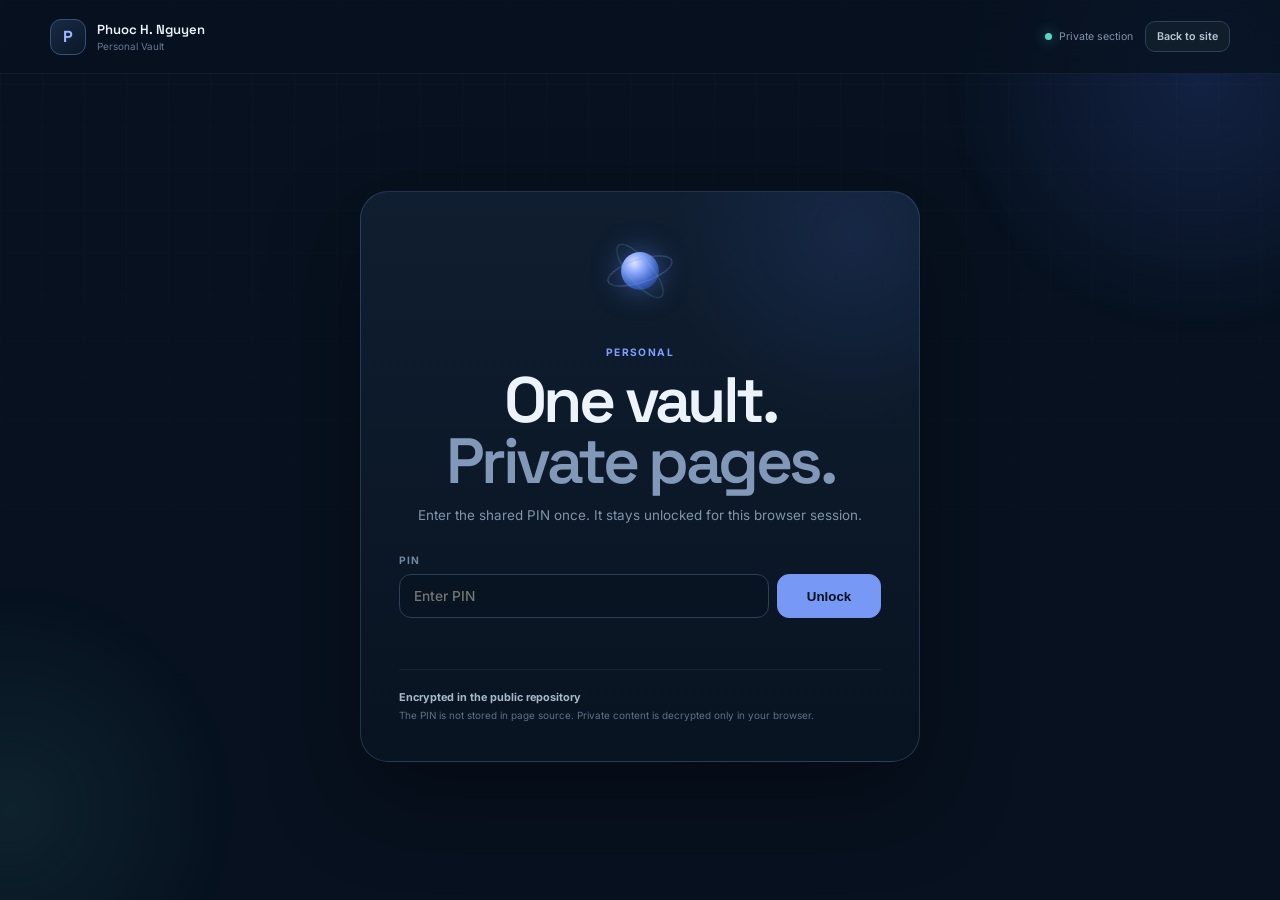
<file: personal/index.html>
<!doctype html>
<html lang="en">
<head>
  <meta charset="utf-8">
  <meta name="viewport" content="width=device-width, initial-scale=1">
  <meta name="robots" content="noindex,nofollow,noarchive">
  <title>Personal Vault | Phuoc H. Nguyen</title>
  <link rel="icon" href="../img/favicon.png">
  <link rel="preconnect" href="https://fonts.googleapis.com">
  <link rel="preconnect" href="https://fonts.gstatic.com" crossorigin>
  <link href="https://fonts.googleapis.com/css2?family=Inter:wght@400;500;600;700&family=Space+Grotesk:wght@500;600;700&display=swap" rel="stylesheet">
  <link rel="stylesheet" href="vault.css">
</head>
<body>
  <div class="vault-bg" aria-hidden="true">
    <span class="orb orb-a"></span>
    <span class="orb orb-b"></span>
    <span class="grid"></span>
  </div>

  <header class="vault-topbar">
    <a class="brand" href="../index.html">
      <span class="brand-mark">P</span>
      <span><strong>Phuoc H. Nguyen</strong><small>Personal Vault</small></span>
    </a>
    <div class="top-actions">
      <span class="privacy-pill"><i></i> Private section</span>
      <button id="lockButton" class="lock-button" type="button" hidden>Lock</button>
      <a class="back-link" href="../index.html">Back to site</a>
    </div>
  </header>

  <main class="vault-shell">
    <section id="lockedView" class="gate-card">
      <div class="vault-emblem" aria-hidden="true">
        <span class="emblem-core"></span>
        <span class="emblem-ring r1"></span>
        <span class="emblem-ring r2"></span>
      </div>
      <span class="eyebrow">Personal</span>
      <h1>One vault.<br><span>Private pages.</span></h1>
      <p>Enter the shared PIN once. It stays unlocked for this browser session.</p>

      <form id="unlockForm" class="pin-form">
        <label for="pinInput">PIN</label>
        <div class="pin-row">
          <input id="pinInput" inputmode="numeric" autocomplete="current-password" maxlength="12" type="password" placeholder="Enter PIN" required>
          <button id="unlockButton" type="submit">Unlock</button>
        </div>
        <p id="gateMessage" class="gate-message" aria-live="polite"></p>
      </form>

      <div class="security-note">
        <span>Encrypted in the public repository</span>
        <small>The PIN is not stored in page source. Private content is decrypted only in your browser.</small>
      </div>
    </section>

    <section id="unlockedView" class="vault-content" hidden>
      <div class="vault-intro">
        <div>
          <span class="eyebrow">Unlocked</span>
          <h1>Personal.</h1>
          <p>Private dashboards and pages in one place.</p>
        </div>
        <div class="session-status"><i></i><span>Unlocked for this session</span></div>
      </div>
      <div id="linkGrid" class="link-grid"></div>
      <div class="future-note">
        <strong>Built to grow.</strong>
        <span>Future personal pages can be added here and use the same vault session.</span>
      </div>
    </section>
  </main>

  <div id="viewer" class="viewer" hidden>
    <div class="viewer-bar">
      <div>
        <span class="viewer-label">Personal Vault</span>
        <strong id="viewerTitle">Private page</strong>
      </div>
      <button id="closeViewer" type="button">Close</button>
    </div>
    <div id="viewerLoading" class="viewer-loading">Decrypting locally…</div>
    <iframe id="viewerFrame" title="Private personal page" sandbox="allow-scripts allow-forms allow-downloads"></iframe>
  </div>

  <script src="vault-data.js"></script>
  <script src="vault.js"></script>
</body>
</html>
</file>
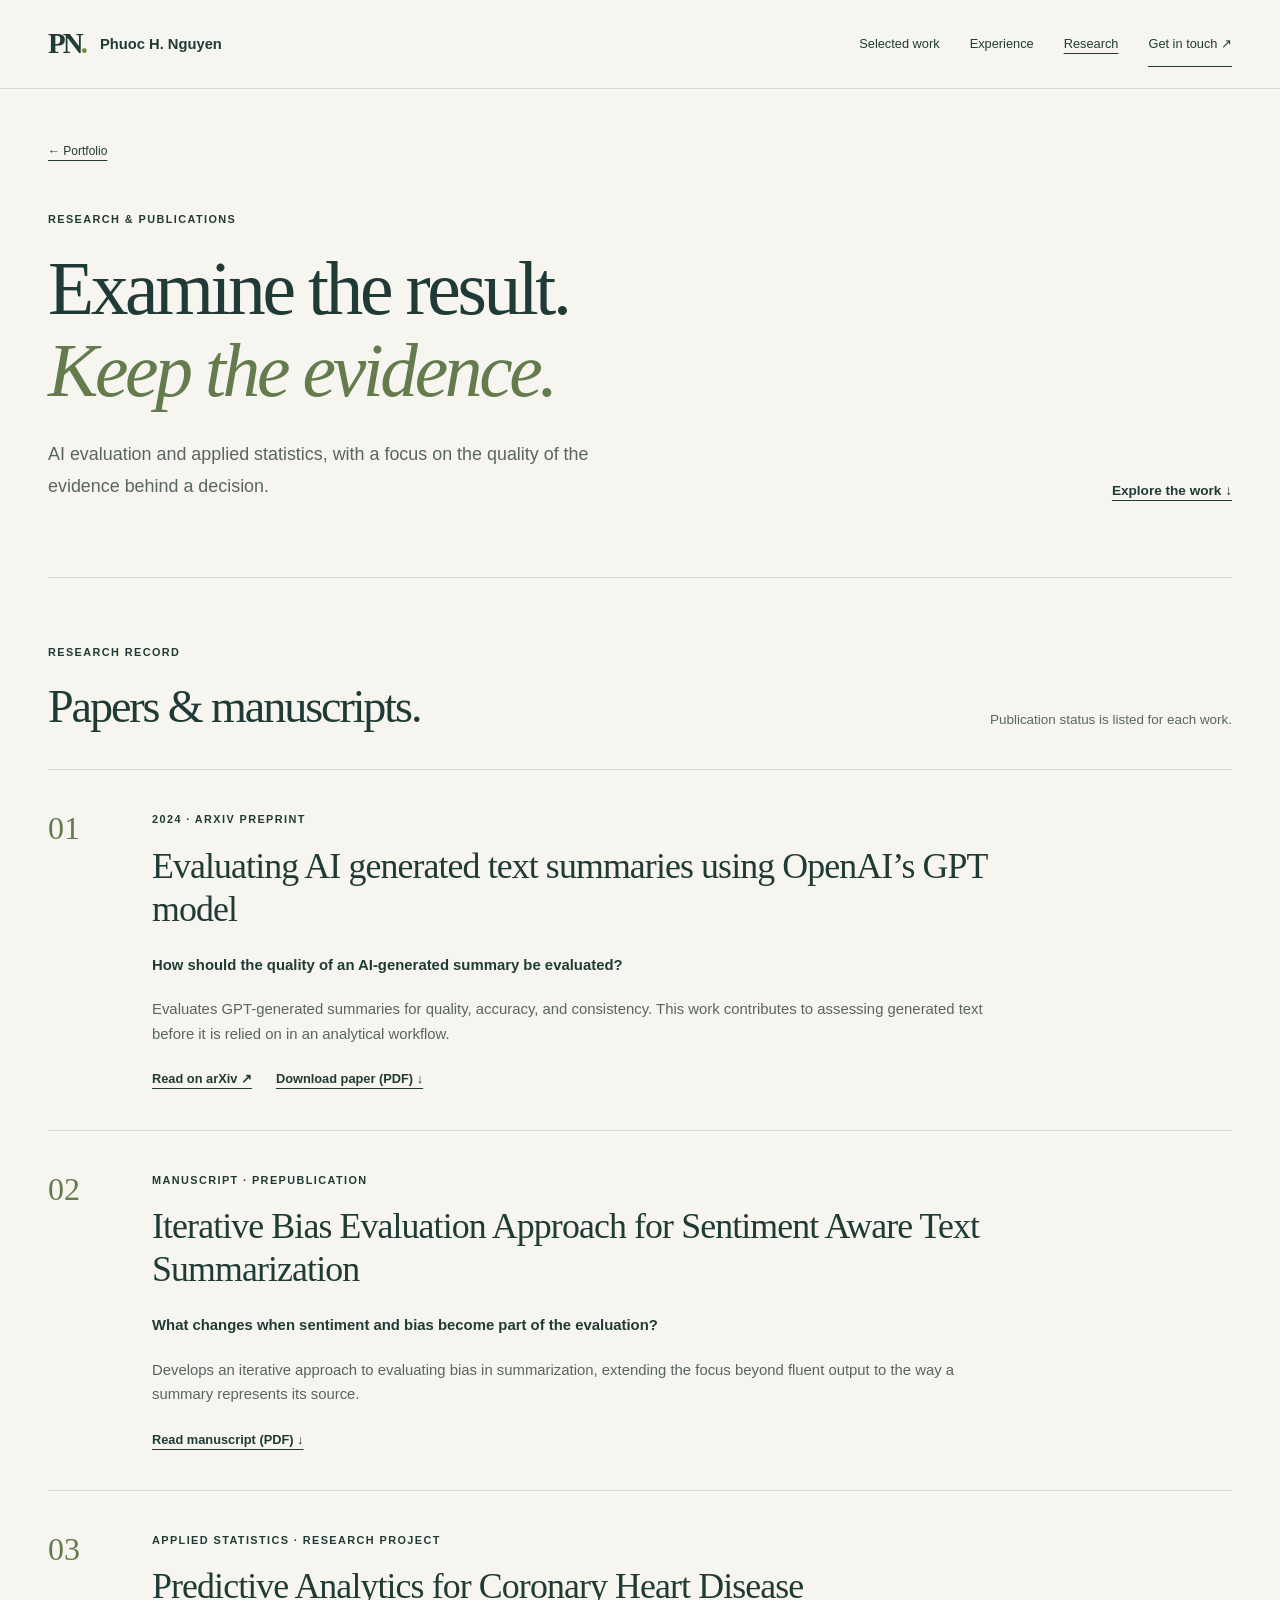
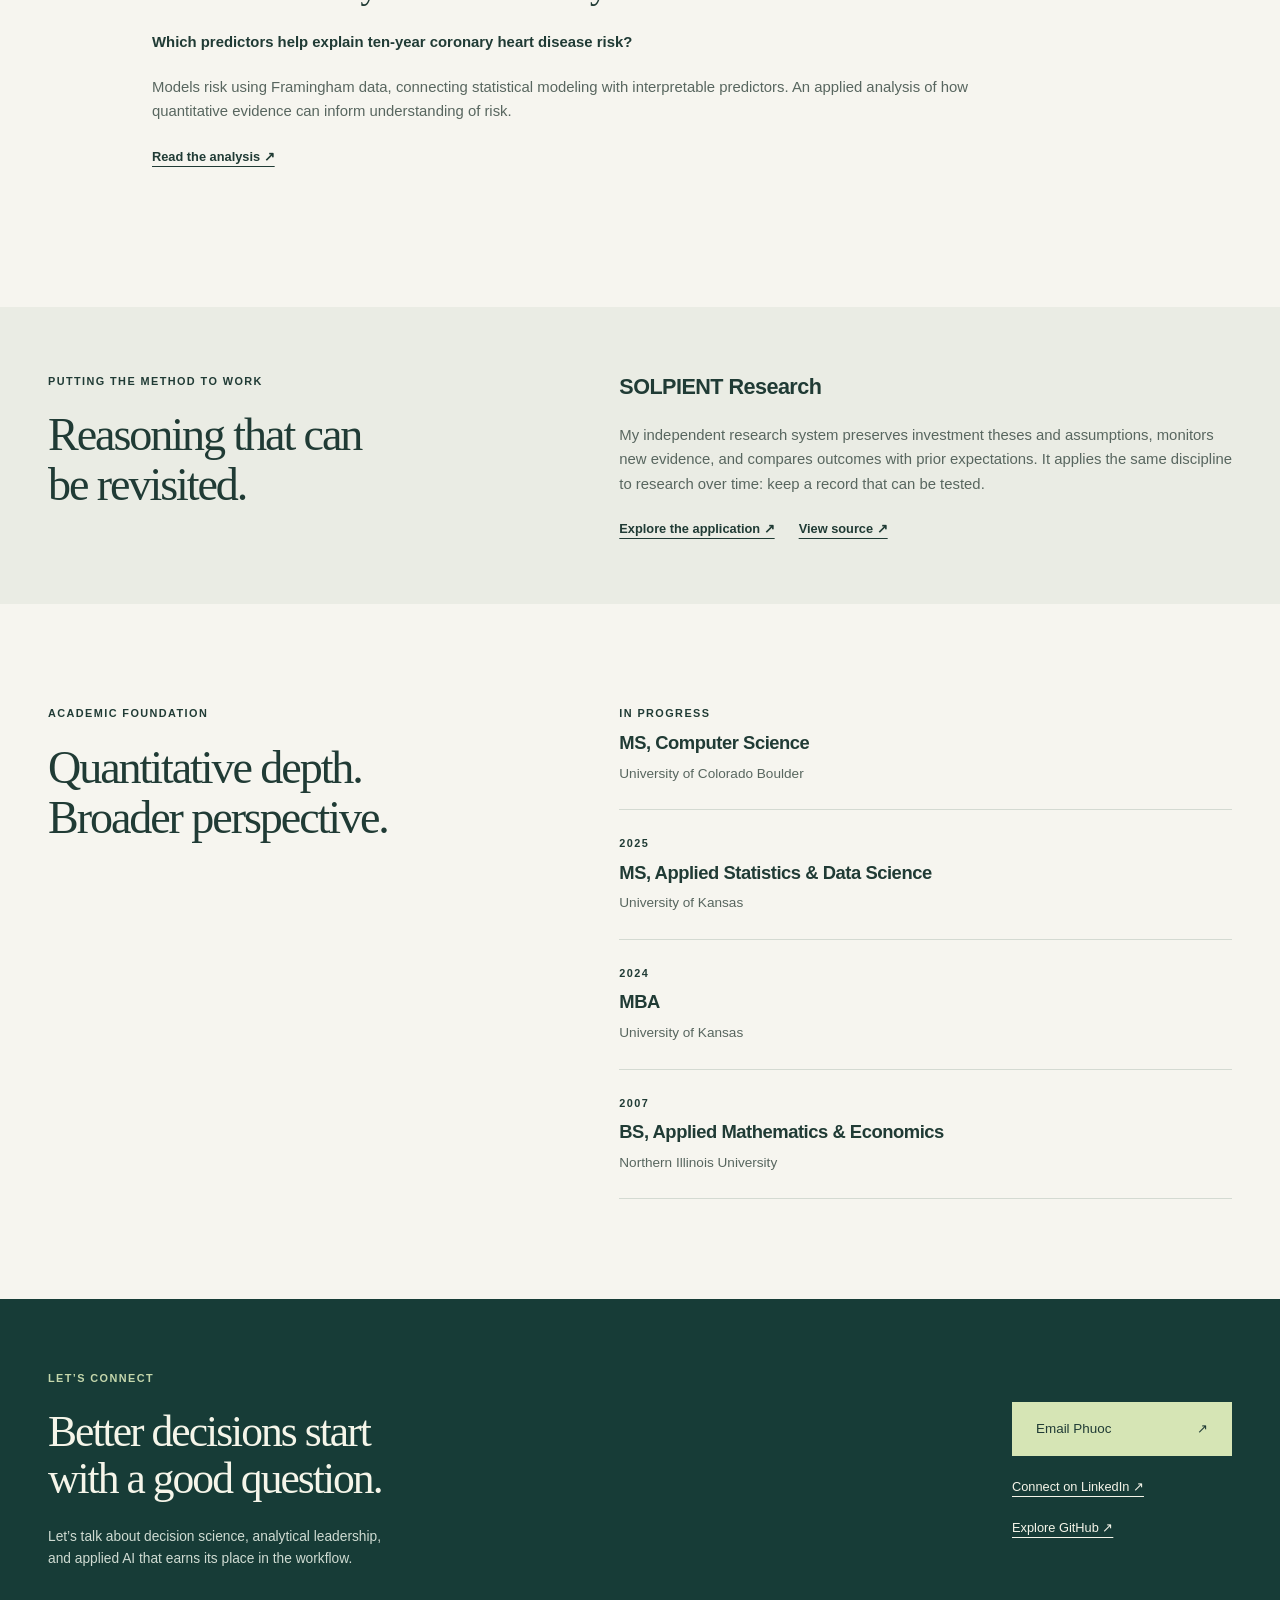
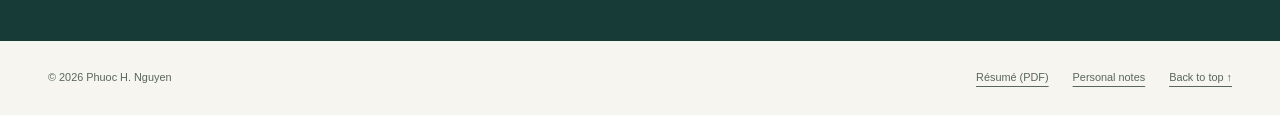
<file: research.html>
<!DOCTYPE html>
<html lang="en">
  <head>
    <meta charset="utf-8">
    <meta name="viewport" content="width=device-width, initial-scale=1">
    <title>Research | Phuoc H. Nguyen</title>
    <meta name="description" content="Research in AI text summarization, bias evaluation, and applied statistics by Phuoc H. Nguyen. Publications, manuscripts, and analytical projects.">
    <link rel="canonical" href="https://phnguyen.com/research.html">
    <meta name="theme-color" content="#173c37">
    <meta property="og:type" content="website">
    <meta property="og:title" content="Research | Phuoc H. Nguyen">
    <meta property="og:description" content="Research in AI text summarization, bias evaluation, and applied statistics by Phuoc H. Nguyen. Publications, manuscripts, and analytical projects.">
    <meta property="og:url" content="https://phnguyen.com/research.html">
    <meta property="og:site_name" content="Phuoc H. Nguyen">
    <meta property="og:image" content="https://phnguyen.com/img/japan-mountains.jpg">
    <meta name="twitter:card" content="summary_large_image">
    <meta name="twitter:title" content="Research | Phuoc H. Nguyen">
    <meta name="twitter:description" content="Research in AI text summarization, bias evaluation, and applied statistics by Phuoc H. Nguyen. Publications, manuscripts, and analytical projects.">
    <meta name="twitter:image" content="https://phnguyen.com/img/japan-mountains.jpg">
    <link rel="icon" href="img/favicon.png">
    <link rel="stylesheet" href="css/portfolio.css">
    <script src="js/portfolio.js" defer></script>
  </head>
  <body>
    <a class="skip-link" href="#main">Skip to content</a>
    <header class="site-header">
      <nav class="wrap navigation" aria-label="Primary navigation">
        <a class="brand" href="index.html"><span class="monogram" aria-hidden="true">PN<span>.</span></span><span>Phuoc H. Nguyen</span></a>
        <button class="nav-toggle" type="button" aria-controls="nav-links" aria-expanded="false" hidden>Menu <span aria-hidden="true">+</span></button>
        <div class="nav-links" id="nav-links">
          <a href="index.html#work">Selected work</a>
          <a href="index.html#experience">Experience</a>
          <a href="research.html" aria-current="page">Research</a>
          <a href="mailto:ngkenzy@gmail.com">Get in touch <span aria-hidden="true">↗</span></a>
        </div>
      </nav>
    </header>
    <main id="main" tabindex="-1">
      <section class="wrap research-hero"><a class="breadcrumb" href="index.html">← Portfolio</a>
        <p class="eyebrow">Research &amp; publications</p>
        <h1>Examine the result.<br><em>Keep the evidence.</em></h1>
        <div class="research-hero-bottom">
          <p class="hero-lead">AI evaluation and applied statistics, with a focus on the quality of the evidence behind a decision.</p>
          <a class="text-link" href="#publications">Explore the work ↓</a>
        </div>
      </section>
      <section id="publications" class="wrap section publications">
        <div class="section-heading">
          <div>
            <p class="eyebrow">Research record</p>
            <h2>Papers &amp; manuscripts.</h2>
          </div>
          <p>Publication status is listed for each work.</p>
        </div>
        <article class="paper"><span class="paper-number" aria-hidden="true">01</span>
          <div>
            <p class="eyebrow">2024 · arXiv preprint</p>
            <h3>Evaluating AI generated text summaries using OpenAI’s GPT model</h3>
            <p class="research-question">How should the quality of an AI-generated summary be evaluated?</p>
            <p>Evaluates GPT-generated summaries for quality, accuracy, and consistency. This work contributes to assessing generated text before it is relied on in an analytical workflow.</p>
            <div class="links"><a class="" href="https://arxiv.org/abs/2405.04053">Read on arXiv ↗</a><a class="" href="Evaluating_AI_generated_text_summaries_using_Open_AI_s_GPT_model.pdf">Download paper (PDF) ↓</a>
            </div>
          </div>
        </article>
        <article class="paper"><span class="paper-number" aria-hidden="true">02</span>
          <div>
            <p class="eyebrow">Manuscript · Prepublication</p>
            <h3>Iterative Bias Evaluation Approach for Sentiment Aware Text Summarization</h3>
            <p class="research-question">What changes when sentiment and bias become part of the evaluation?</p>
            <p>Develops an iterative approach to evaluating bias in summarization, extending the focus beyond fluent output to the way a summary represents its source.</p>
            <div class="links"><a class="" href="Sentiment_Aware_Text_Summarization.pdf">Read manuscript (PDF) ↓</a>
            </div>
          </div>
        </article>
        <article class="paper"><span class="paper-number" aria-hidden="true">03</span>
          <div>
            <p class="eyebrow">Applied statistics · Research project</p>
            <h3>Predictive Analytics for Coronary Heart Disease</h3>
            <p class="research-question">Which predictors help explain ten-year coronary heart disease risk?</p>
            <p>Models risk using Framingham data, connecting statistical modeling with interpretable predictors. An applied analysis of how quantitative evidence can inform understanding of risk.</p>
            <div class="links"><a class="" href="https://www.overleaf.com/read/vhwwkprsbtsx#e55231">Read the analysis ↗</a>
            </div>
          </div>
        </article>
      </section>
      <section id="solpient-research" class="research-system">
        <div class="wrap split">
          <div>
            <p class="eyebrow">Putting the method to work</p>
            <h2>Reasoning that can<br>be revisited.</h2>
          </div>
          <div>
            <h3>SOLPIENT Research</h3>
            <p>My independent research system preserves investment theses and assumptions, monitors new evidence, and compares outcomes with prior expectations. It applies the same discipline to research over time: keep a record that can be tested.</p>
            <div class="links"><a href="https://solpient-research-app.vercel.app/">Explore the application ↗</a><a href="https://github.com/ngkenzy/solpient-research">View source ↗</a>
            </div>
          </div>
        </div>
      </section>
      <section class="wrap section split">
        <div>
          <p class="eyebrow">Academic foundation</p>
          <h2>Quantitative depth.<br>Broader perspective.</h2>
        </div>
        <div class="education">
          <article>
            <p class="eyebrow">In progress</p>
            <h3>MS, Computer Science</h3>
            <p>University of Colorado Boulder</p>
          </article>
          <article>
            <p class="eyebrow">2025</p>
            <h3>MS, Applied Statistics &amp; Data Science</h3>
            <p>University of Kansas</p>
          </article>
          <article>
            <p class="eyebrow">2024</p>
            <h3>MBA</h3>
            <p>University of Kansas</p>
          </article>
          <article>
            <p class="eyebrow">2007</p>
            <h3>BS, Applied Mathematics &amp; Economics</h3>
            <p>Northern Illinois University</p>
          </article>
        </div>
      </section>
      <section id="contact" class="contact">
        <div class="wrap contact-grid">
          <div>
            <p class="eyebrow">Let’s connect</p>
            <h2>Better decisions start<br>with a good question.</h2>
            <p>Let’s talk about decision science, analytical leadership,<br class="desktop-break"> and applied AI that earns its place in the workflow.</p>
          </div>
          <div class="contact-actions"><a class="button light" href="mailto:ngkenzy@gmail.com">Email Phuoc <span aria-hidden="true">↗</span></a><a href="https://www.linkedin.com/in/phuoc-nguyen-7634b25/">Connect on LinkedIn ↗</a><a href="https://github.com/ngkenzy">Explore GitHub ↗</a>
          </div>
        </div>
      </section>
    </main>
    <footer class="wrap footer"><span>© 2026 Phuoc H. Nguyen</span>
      <div><a href="resume.pdf">Résumé (PDF)</a><a href="MyBlog/blog.html">Personal notes</a><a href="index.html#home">Back to top ↑</a>
      </div>
    </footer>
  </body>
</html>
</file>
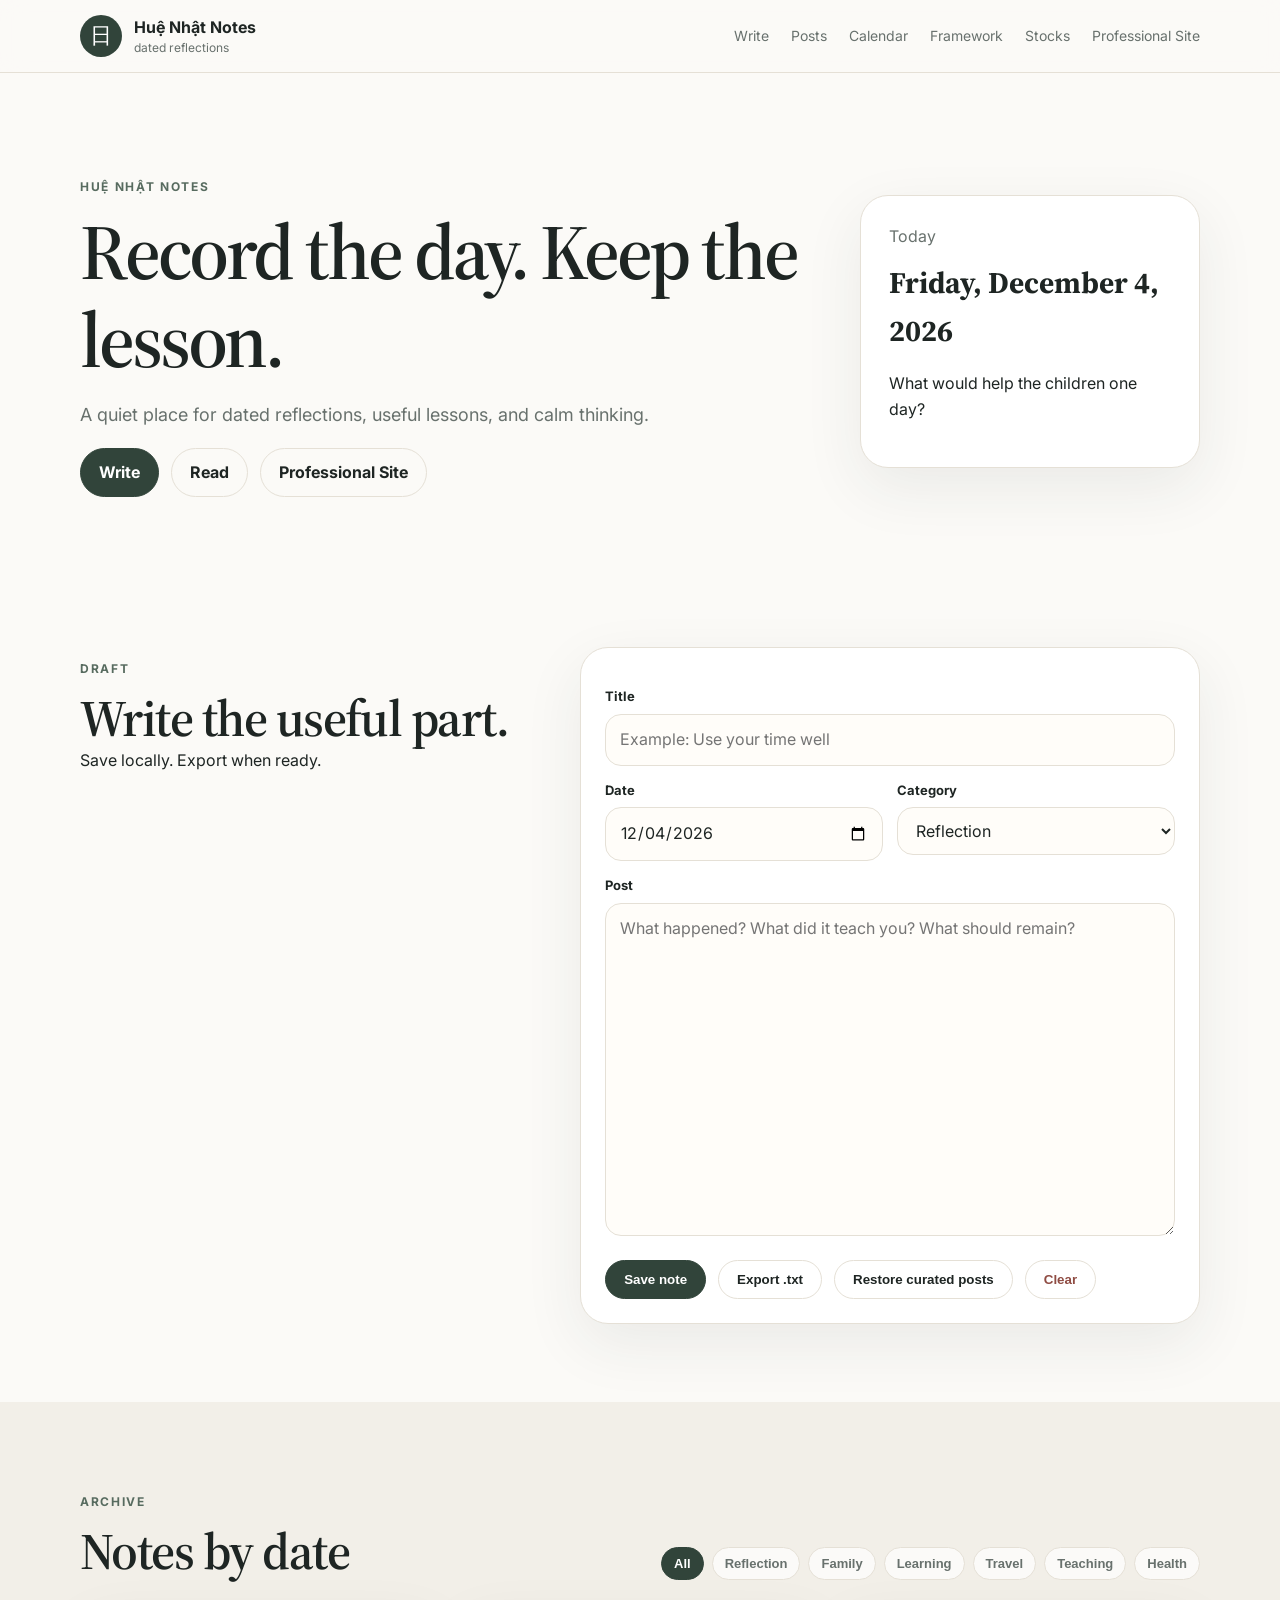
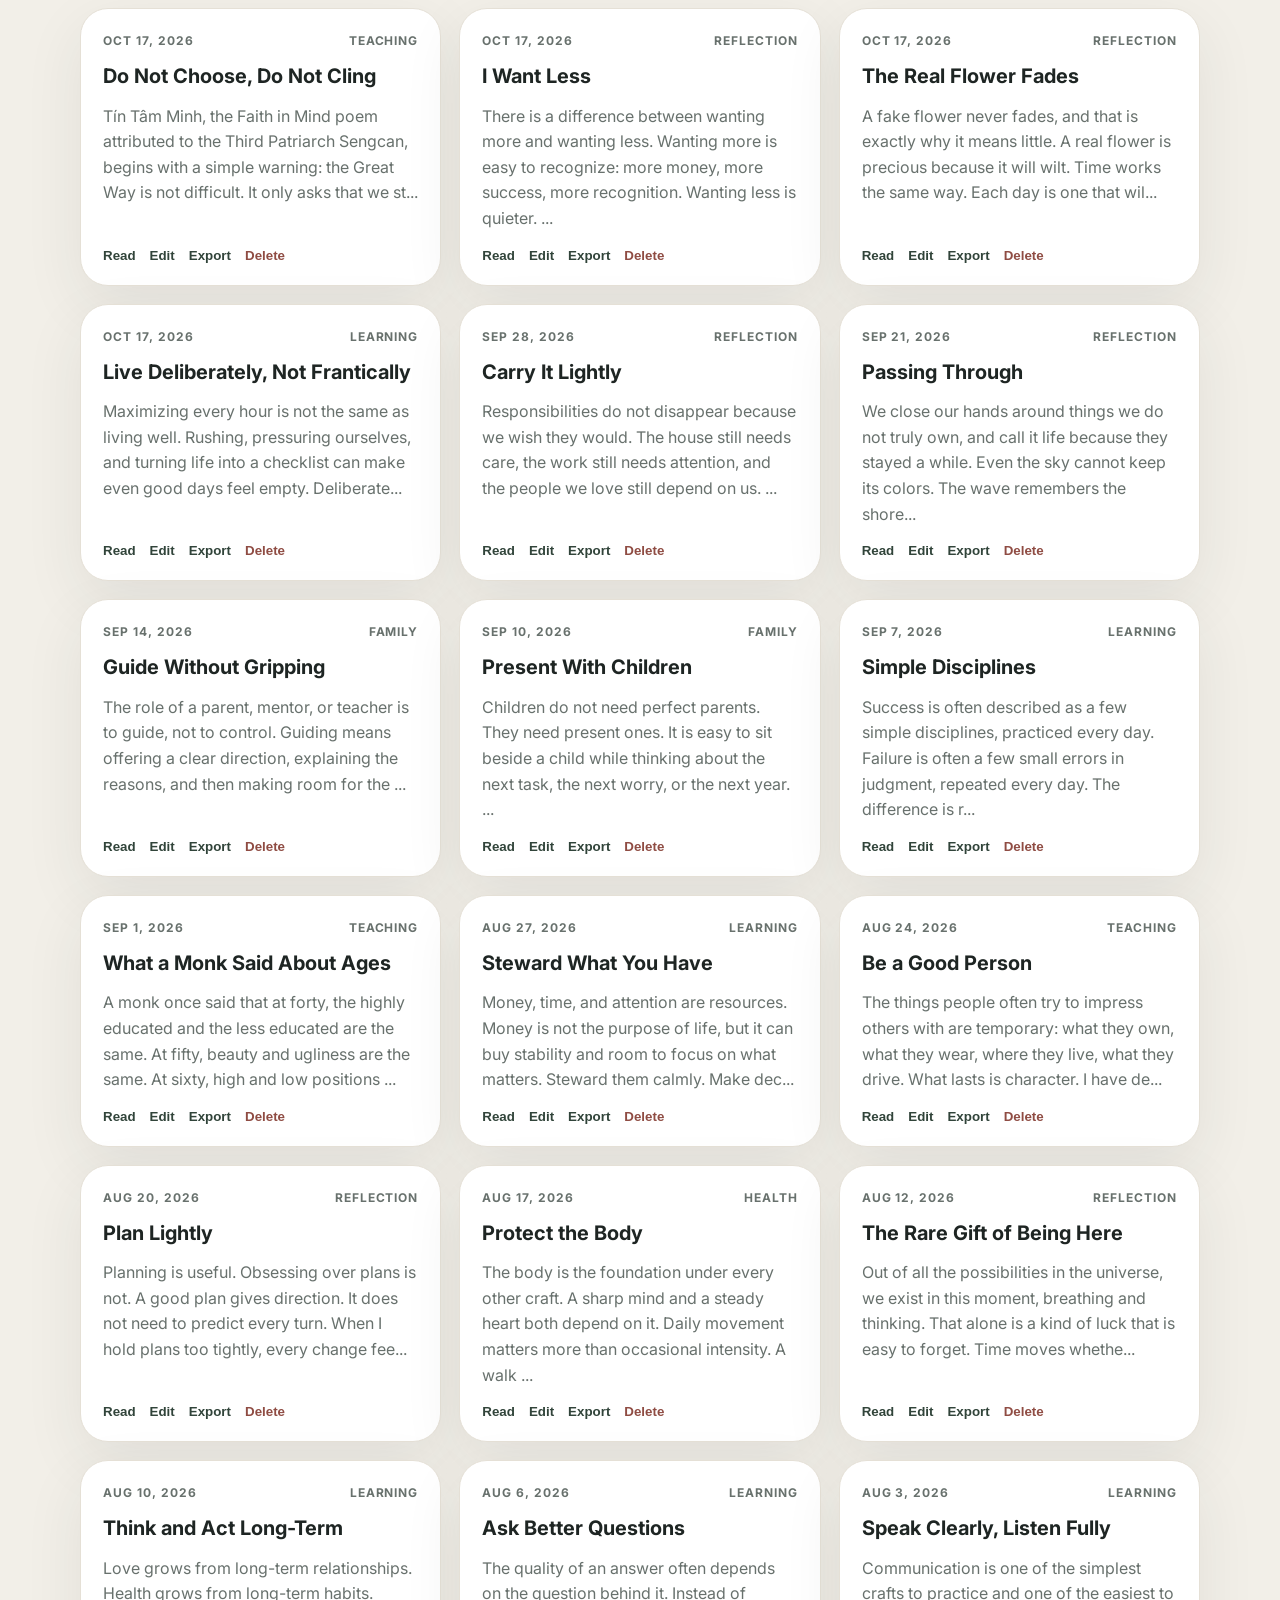
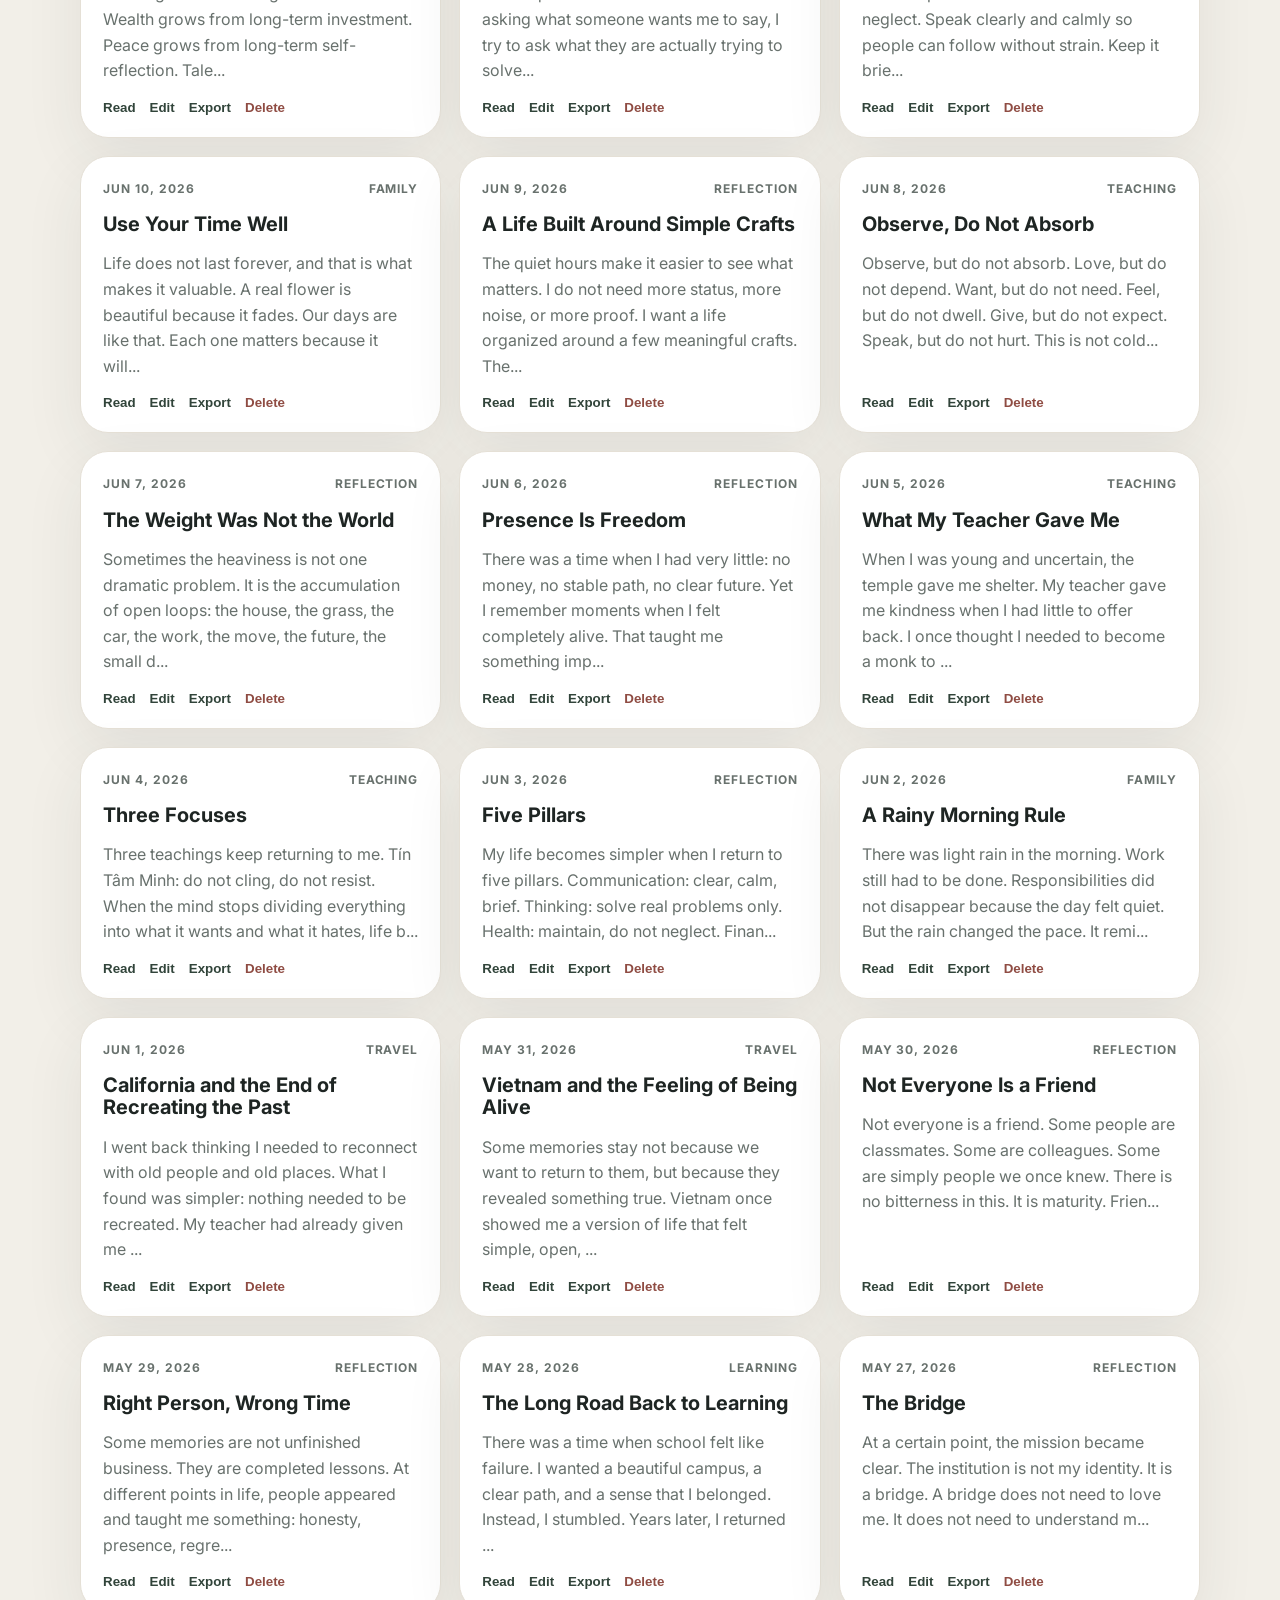
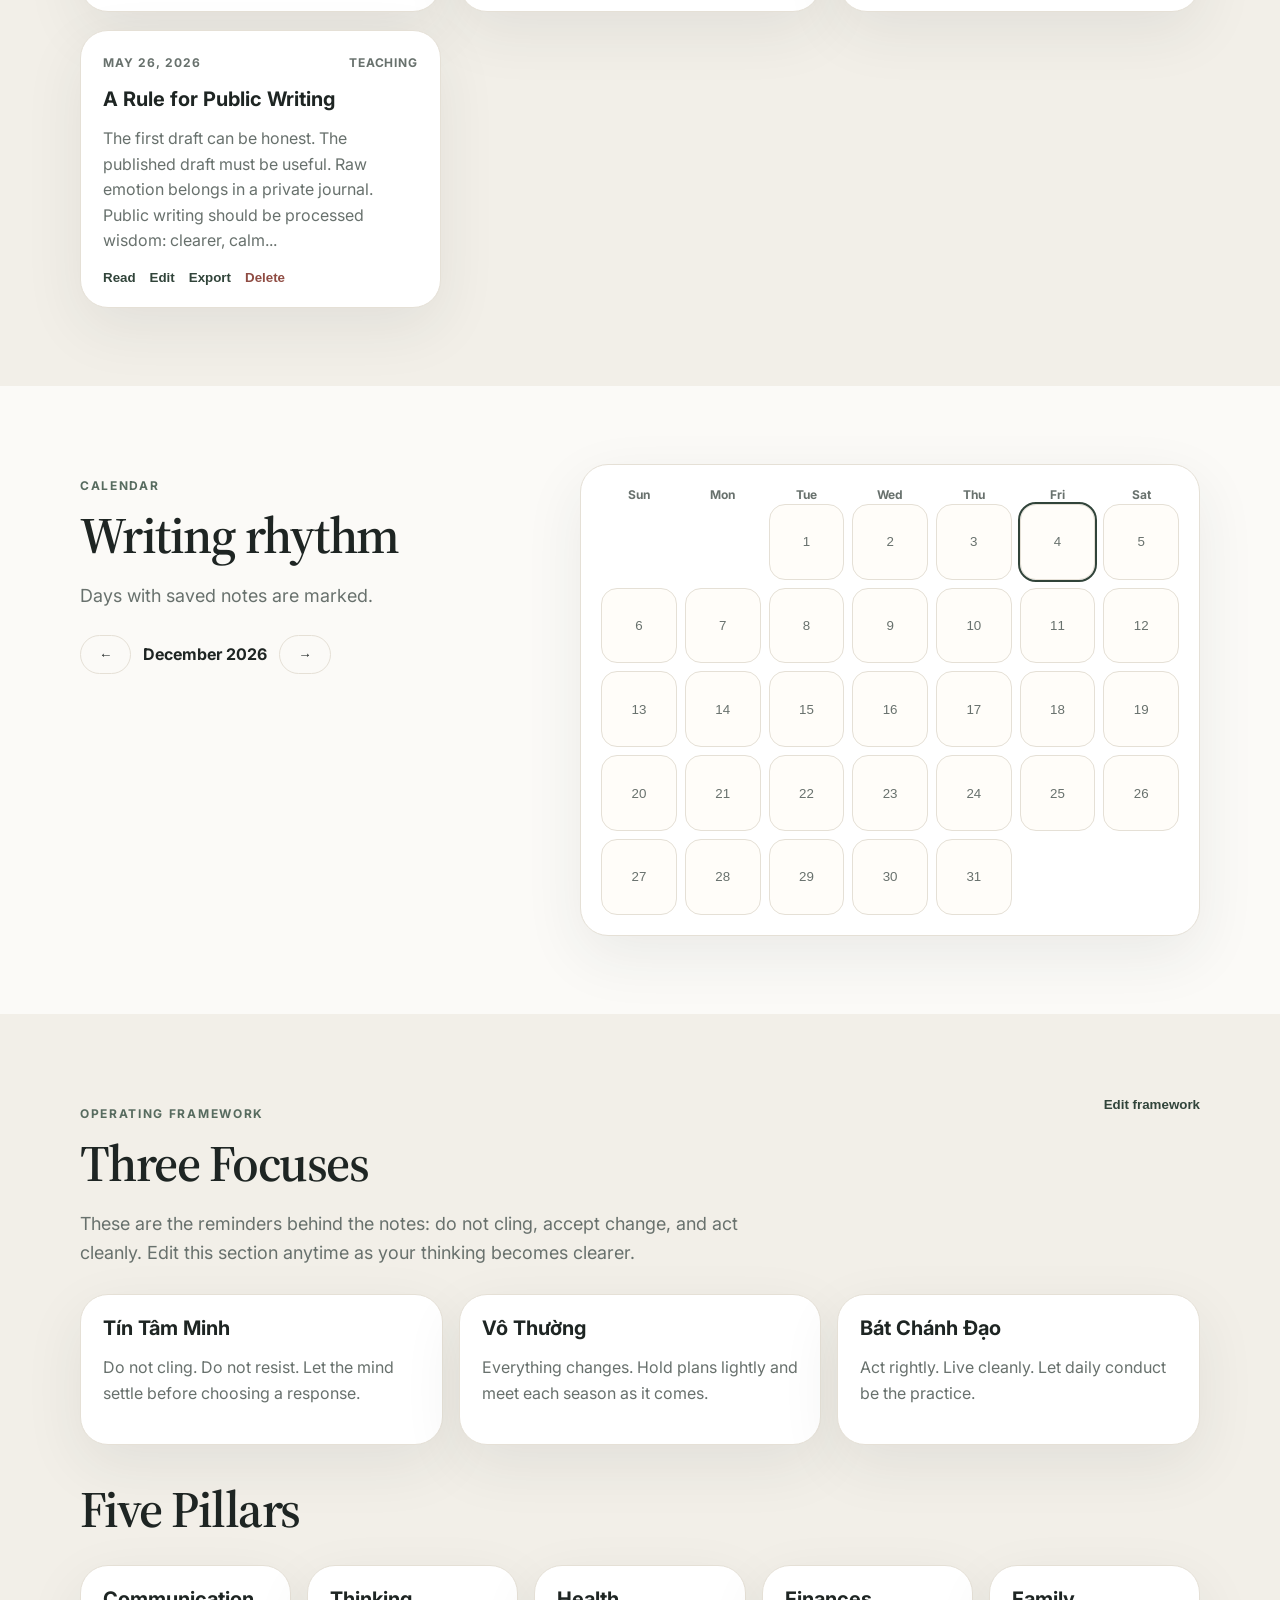
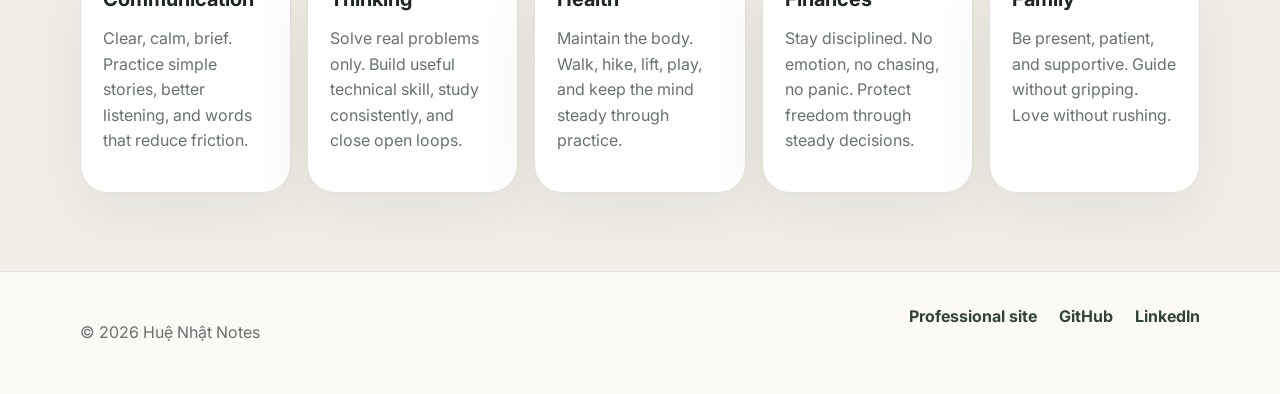
<file: MyBlog/blog.html>
<!DOCTYPE html>
<html lang="en">
<head>
  <meta charset="UTF-8" />
  <meta name="viewport" content="width=device-width, initial-scale=1.0" />
  <title>Huệ Nhật Notes | Phuoc Nguyen</title>
  <meta name="description" content="Huệ Nhật Notes is a clean, organized blog for useful reflections, dated notes, and calm thinking." />
  <link rel="preconnect" href="https://fonts.googleapis.com">
  <link rel="preconnect" href="https://fonts.gstatic.com" crossorigin>
  <link href="https://fonts.googleapis.com/css2?family=Inter:wght@400;500;600;700&family=Source+Serif+4:opsz,wght@8..60,400;8..60,600&display=swap" rel="stylesheet">
  <link rel="stylesheet" href="css/style.css" />
</head>
<body>
  <header class="site-header">
    <div class="container nav-wrap">
      <a href="#home" class="brand" aria-label="Huệ Nhật Notes home">
        <span class="brand-mark">日</span>
        <span>
          <strong>Huệ Nhật Notes</strong>
          <small>dated reflections</small>
        </span>
      </a>
      <nav class="nav-links" aria-label="Main navigation">
        <a href="#write">Write</a>
        <a href="#posts">Posts</a>
        <a href="#calendar">Calendar</a>
        <a href="#guide">Framework</a>
        <a href="stocks.html">Stocks</a>
        <a href="../index.html">Professional Site</a>
      </nav>
    </div>
  </header>

  <main id="home">
    <section class="hero">
      <div class="container hero-grid">
        <div>
          <p class="eyebrow">Huệ Nhật Notes</p>
          <h1>Record the day. Keep the lesson.</h1>
          <p class="hero-text">
            A quiet place for dated reflections, useful lessons, and calm thinking.
          </p>
          <div class="hero-actions compact-actions">
            <a class="button primary" href="#write">Write</a>
            <a class="button ghost" href="#posts">Read</a>
            <a class="button ghost" href="../index.html">Professional Site</a>
          </div>
        </div>
        <aside class="today-card" aria-label="Today summary">
          <span class="muted">Today</span>
          <strong id="todayDate">Loading...</strong>
          <p id="todayPrompt">One thought. One lesson.</p>
        </aside>
      </div>
    </section>

    <section id="write" class="section">
      <div class="container two-column">
        <div>
          <p class="eyebrow">Draft</p>
          <h2>Write the useful part.</h2>
          <div class="compact-note">
            Save locally. Export when ready.
          </div>
        </div>

        <form id="postForm" class="editor-card">
          <label for="postTitle">Title</label>
          <input id="postTitle" type="text" placeholder="Example: Use your time well" required />

          <div class="form-row">
            <div>
              <label for="postDate">Date</label>
              <input id="postDate" type="date" required />
            </div>
            <div>
              <label for="postCategory">Category</label>
              <select id="postCategory">
                <option>Reflection</option>
                <option>Family</option>
                <option>Learning</option>
                <option>Travel</option>
                <option>Health</option>
                <option>Teaching</option>
                <option>Draft</option>
              </select>
            </div>
          </div>

          <label for="postBody">Post</label>
          <textarea id="postBody" rows="12" placeholder="What happened? What did it teach you? What should remain?"></textarea>

          <div class="editor-actions">
            <button class="button primary" type="submit">Save note</button>
            <button class="button ghost" type="button" id="exportDraft">Export .txt</button>
            <button class="button ghost" type="button" id="restoreSeed">Restore curated posts</button>
            <button class="button danger" type="button" id="clearEditor">Clear</button>
          </div>
        </form>
      </div>
    </section>

    <section id="posts" class="section alt">
      <div class="container">
        <div class="section-head">
          <div>
            <p class="eyebrow">Archive</p>
            <h2>Notes by date</h2>
          </div>
          <div class="filters" aria-label="Post filters">
            <button class="chip active" data-filter="All">All</button>
            <button class="chip" data-filter="Reflection">Reflection</button>
            <button class="chip" data-filter="Family">Family</button>
            <button class="chip" data-filter="Learning">Learning</button>
            <button class="chip" data-filter="Travel">Travel</button>
            <button class="chip" data-filter="Teaching">Teaching</button>
            <button class="chip" data-filter="Health">Health</button>
          </div>
        </div>
        <div id="postList" class="post-list"></div>
      </div>
    </section>

    <section id="calendar" class="section">
      <div class="container calendar-grid">
        <div>
          <p class="eyebrow">Calendar</p>
          <h2>Writing rhythm</h2>
          <p class="section-text">
            Days with saved notes are marked.
          </p>
          <div class="calendar-controls">
            <button class="button ghost" id="prevMonth" type="button">←</button>
            <strong id="calendarTitle">Month Year</strong>
            <button class="button ghost" id="nextMonth" type="button">→</button>
          </div>
        </div>
        <div class="calendar-card">
          <div class="weekdays">
            <span>Sun</span><span>Mon</span><span>Tue</span><span>Wed</span><span>Thu</span><span>Fri</span><span>Sat</span>
          </div>
          <div id="calendarDays" class="calendar-days"></div>
        </div>
      </div>
    </section>

    <section id="guide" class="section alt">
      <div class="container">
        <div class="framework-header">
          <div>
            <p class="eyebrow">Operating Framework</p>
            <h2>Three Focuses</h2>
          </div>
          <div class="framework-actions">
            <button class="text-button" id="editFramework" type="button">Edit framework</button>
            <button class="text-button hidden" id="saveFramework" type="button">Save</button>
            <button class="text-button hidden" id="resetFramework" type="button">Reset</button>
          </div>
        </div>

        <div id="frameworkContent" class="framework-content">
          <p class="section-text">
            These are the reminders behind the notes: do not cling, accept change, and act cleanly.
            Edit this section anytime as your thinking becomes clearer.
          </p>
          <div class="principles-grid three-focus-grid">
            <article>
              <h3>Tín Tâm Minh</h3>
              <p>Do not cling. Do not resist. Let the mind settle before choosing a response.</p>
            </article>
            <article>
              <h3>Vô Thường</h3>
              <p>Everything changes. Hold plans lightly and meet each season as it comes.</p>
            </article>
            <article>
              <h3>Bát Chánh Đạo</h3>
              <p>Act rightly. Live cleanly. Let daily conduct be the practice.</p>
            </article>
          </div>

          <h2 class="subsection-title">Five Pillars</h2>
          <div class="principles-grid five-pillars-grid">
            <article>
              <h3>Communication</h3>
              <p>Clear, calm, brief. Practice simple stories, better listening, and words that reduce friction.</p>
            </article>
            <article>
              <h3>Thinking</h3>
              <p>Solve real problems only. Build useful technical skill, study consistently, and close open loops.</p>
            </article>
            <article>
              <h3>Health</h3>
              <p>Maintain the body. Walk, hike, lift, play, and keep the mind steady through practice.</p>
            </article>
            <article>
              <h3>Finances</h3>
              <p>Stay disciplined. No emotion, no chasing, no panic. Protect freedom through steady decisions.</p>
            </article>
            <article>
              <h3>Family</h3>
              <p>Be present, patient, and supportive. Guide without gripping. Love without rushing.</p>
            </article>
          </div>
        </div>
      </div>
    </section>
  </main>

  <footer class="footer">
    <div class="container footer-grid">
      <p>© <span id="year"></span> Huệ Nhật Notes</p>
      <div>
        <a href="../index.html">Professional site</a>
        <a href="https://github.com/ngkenzy" target="_blank" rel="noopener noreferrer">GitHub</a>
        <a href="https://www.linkedin.com/in/phuoc-nguyen-7634b25/" target="_blank" rel="noopener noreferrer">LinkedIn</a>
      </div>
    </div>
  </footer>

  <template id="postTemplate">
    <article class="post-card">
      <div class="post-meta">
        <span class="post-date"></span>
        <span class="post-category"></span>
      </div>
      <h3 class="post-title"></h3>
      <p class="post-excerpt"></p>
      <div class="post-body"></div>
      <div class="post-actions">
        <button class="text-button read-post" type="button">Read</button>
        <button class="text-button edit-post" type="button">Edit</button>
        <button class="text-button export-post" type="button">Export</button>
        <button class="text-button delete-post" type="button">Delete</button>
      </div>
    </article>
  </template>

  <script src="js/main.js"></script>
</body>
</html>
</file>
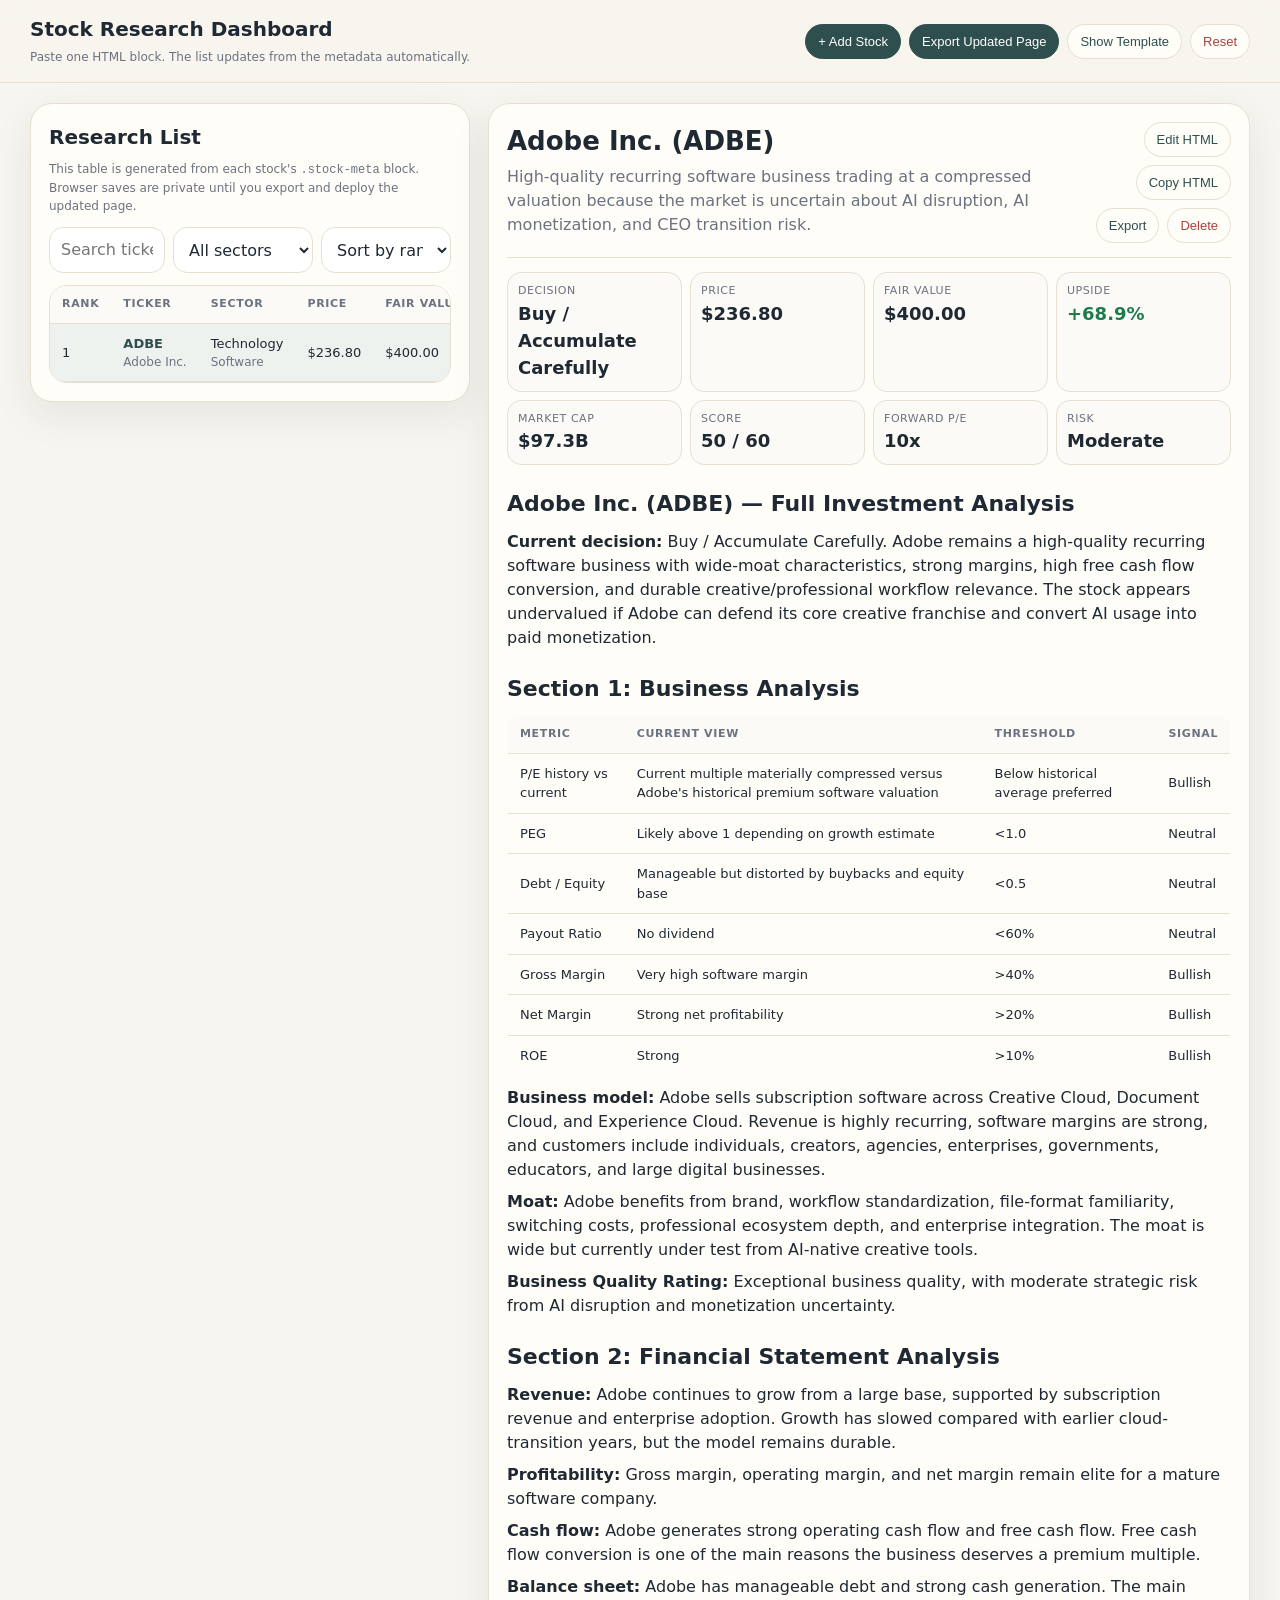
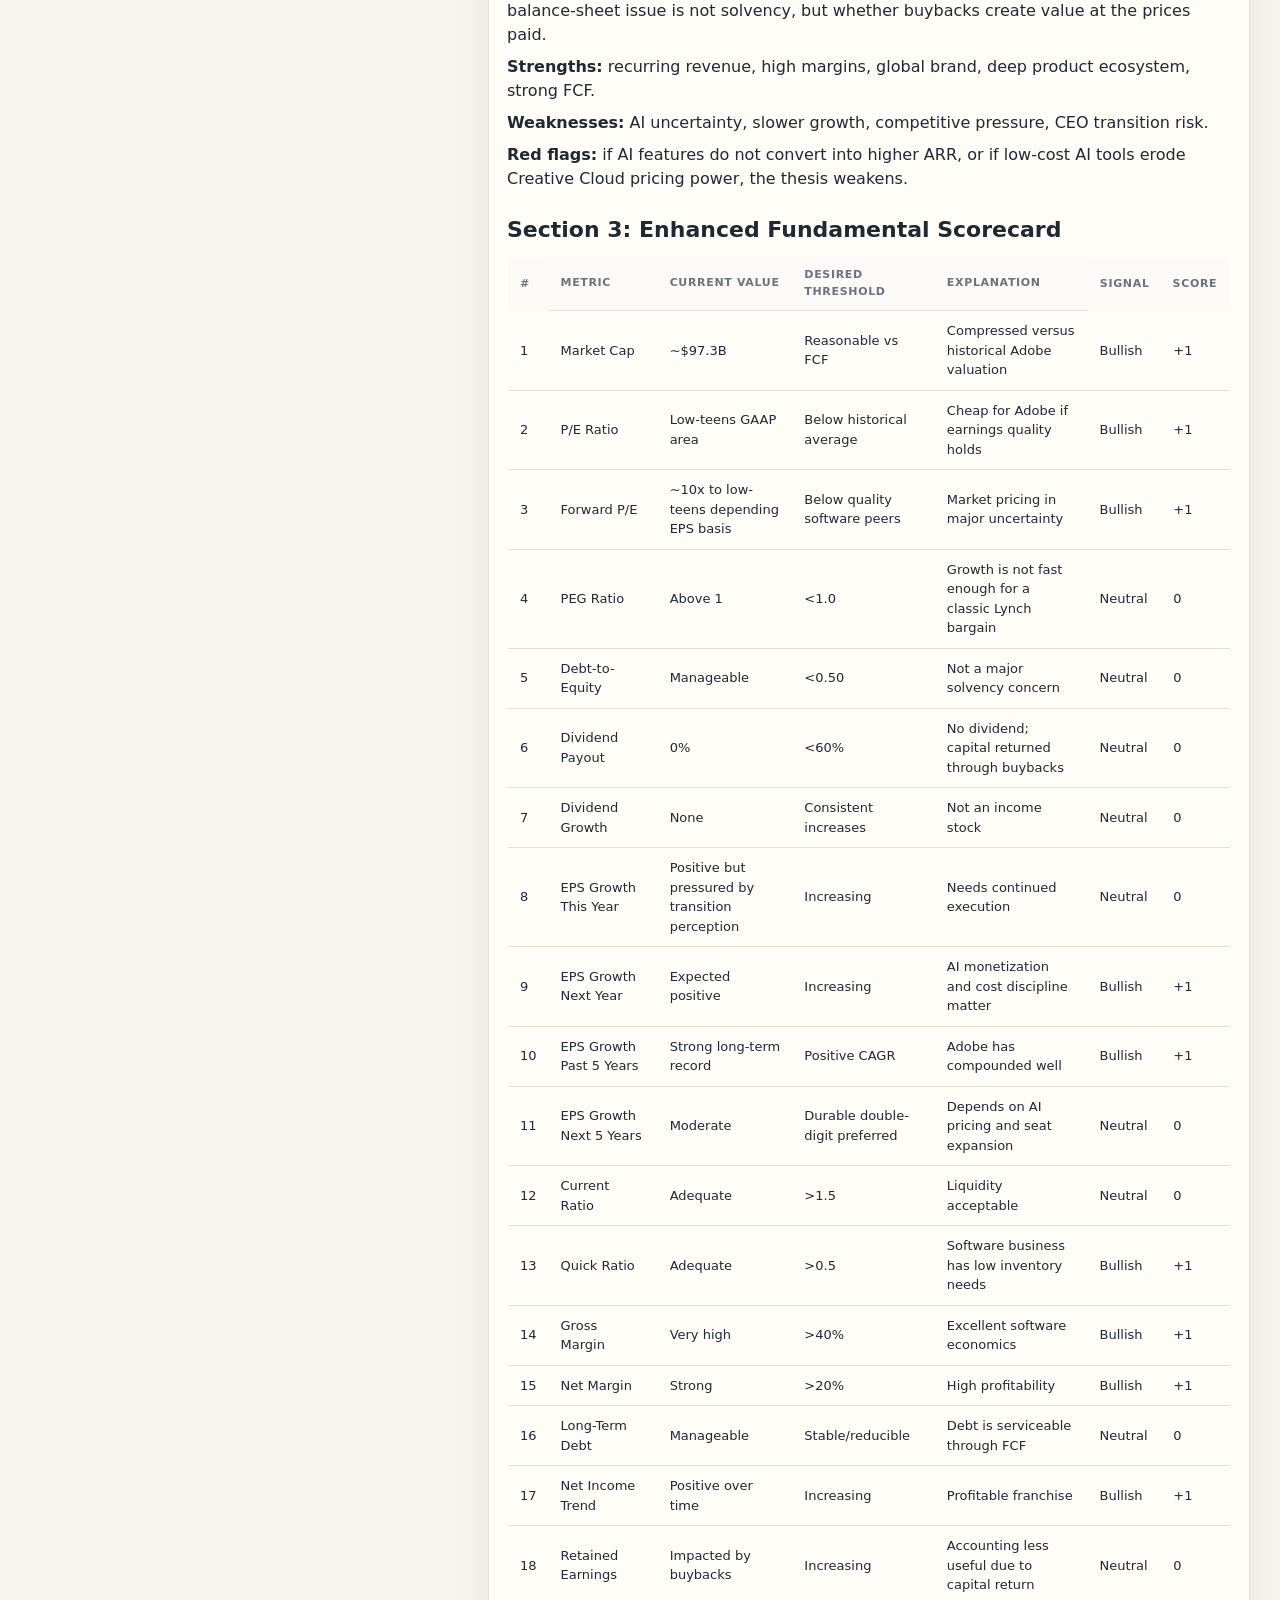
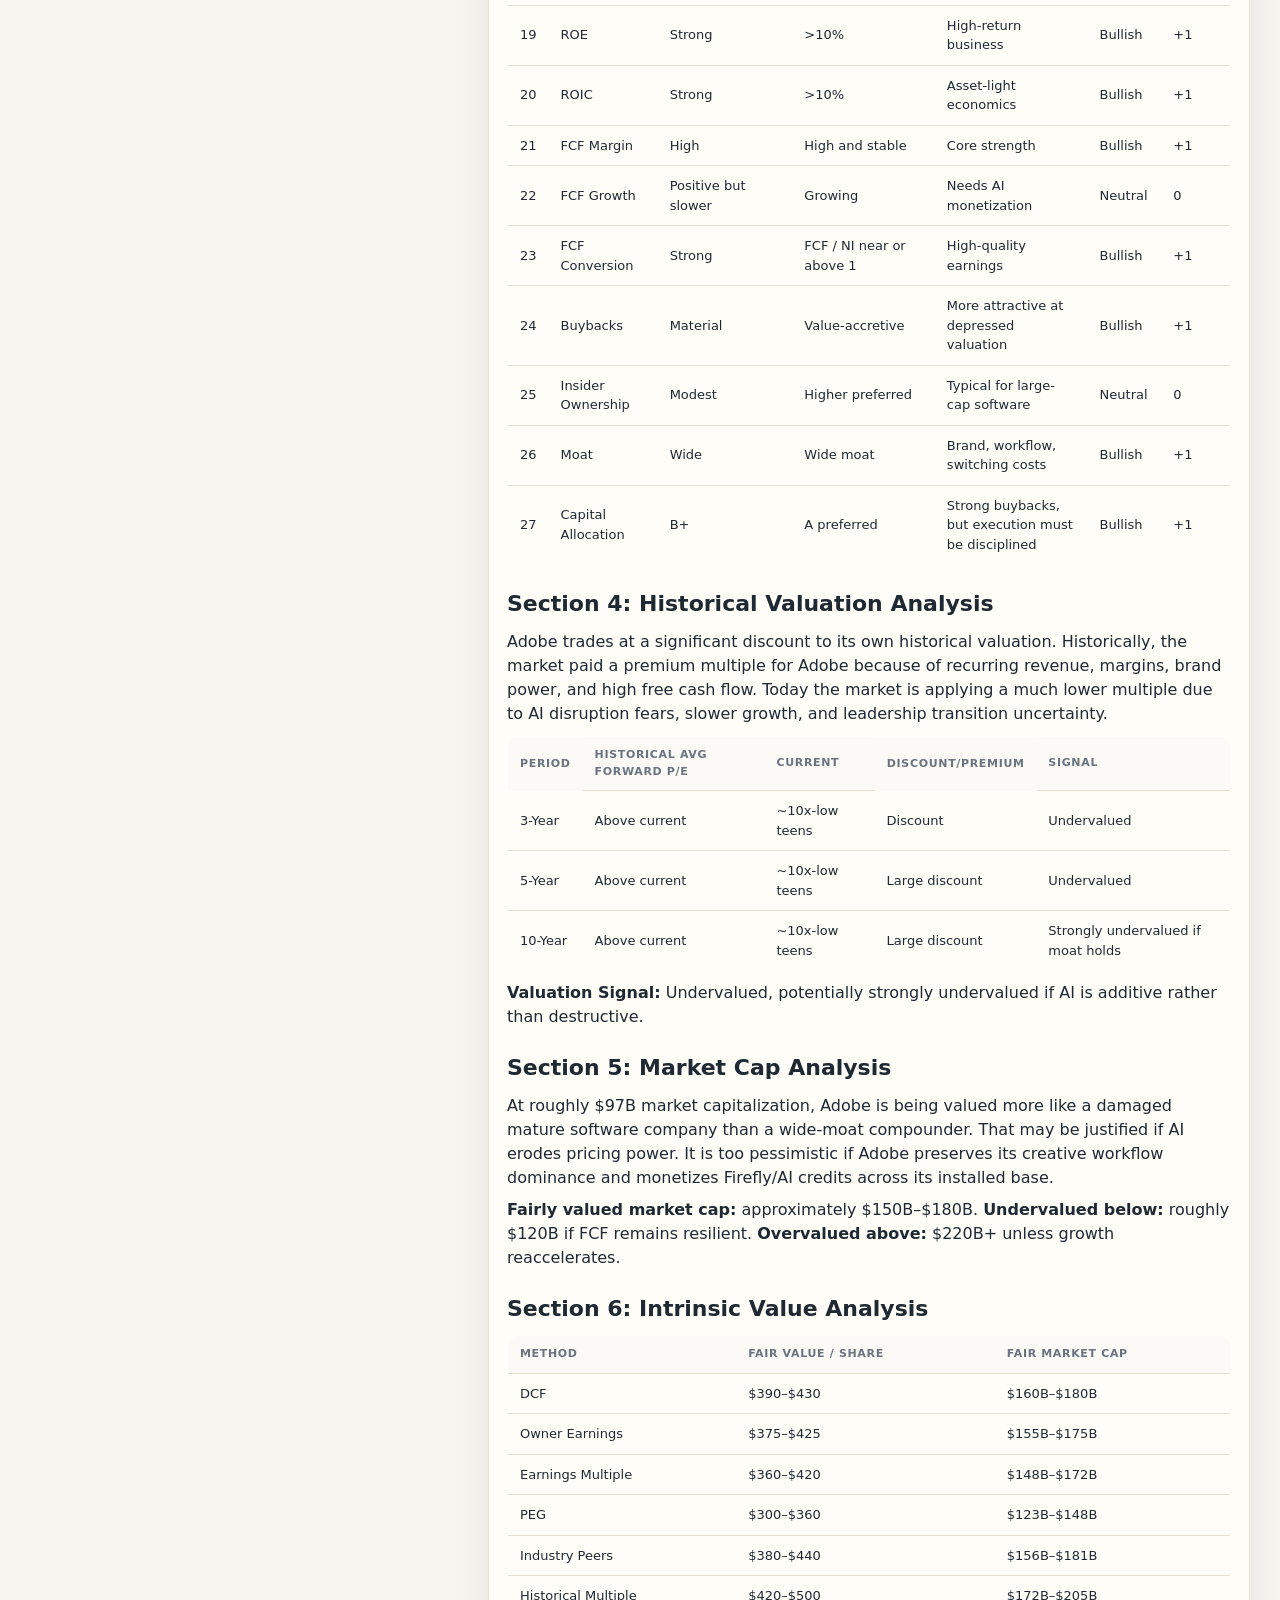
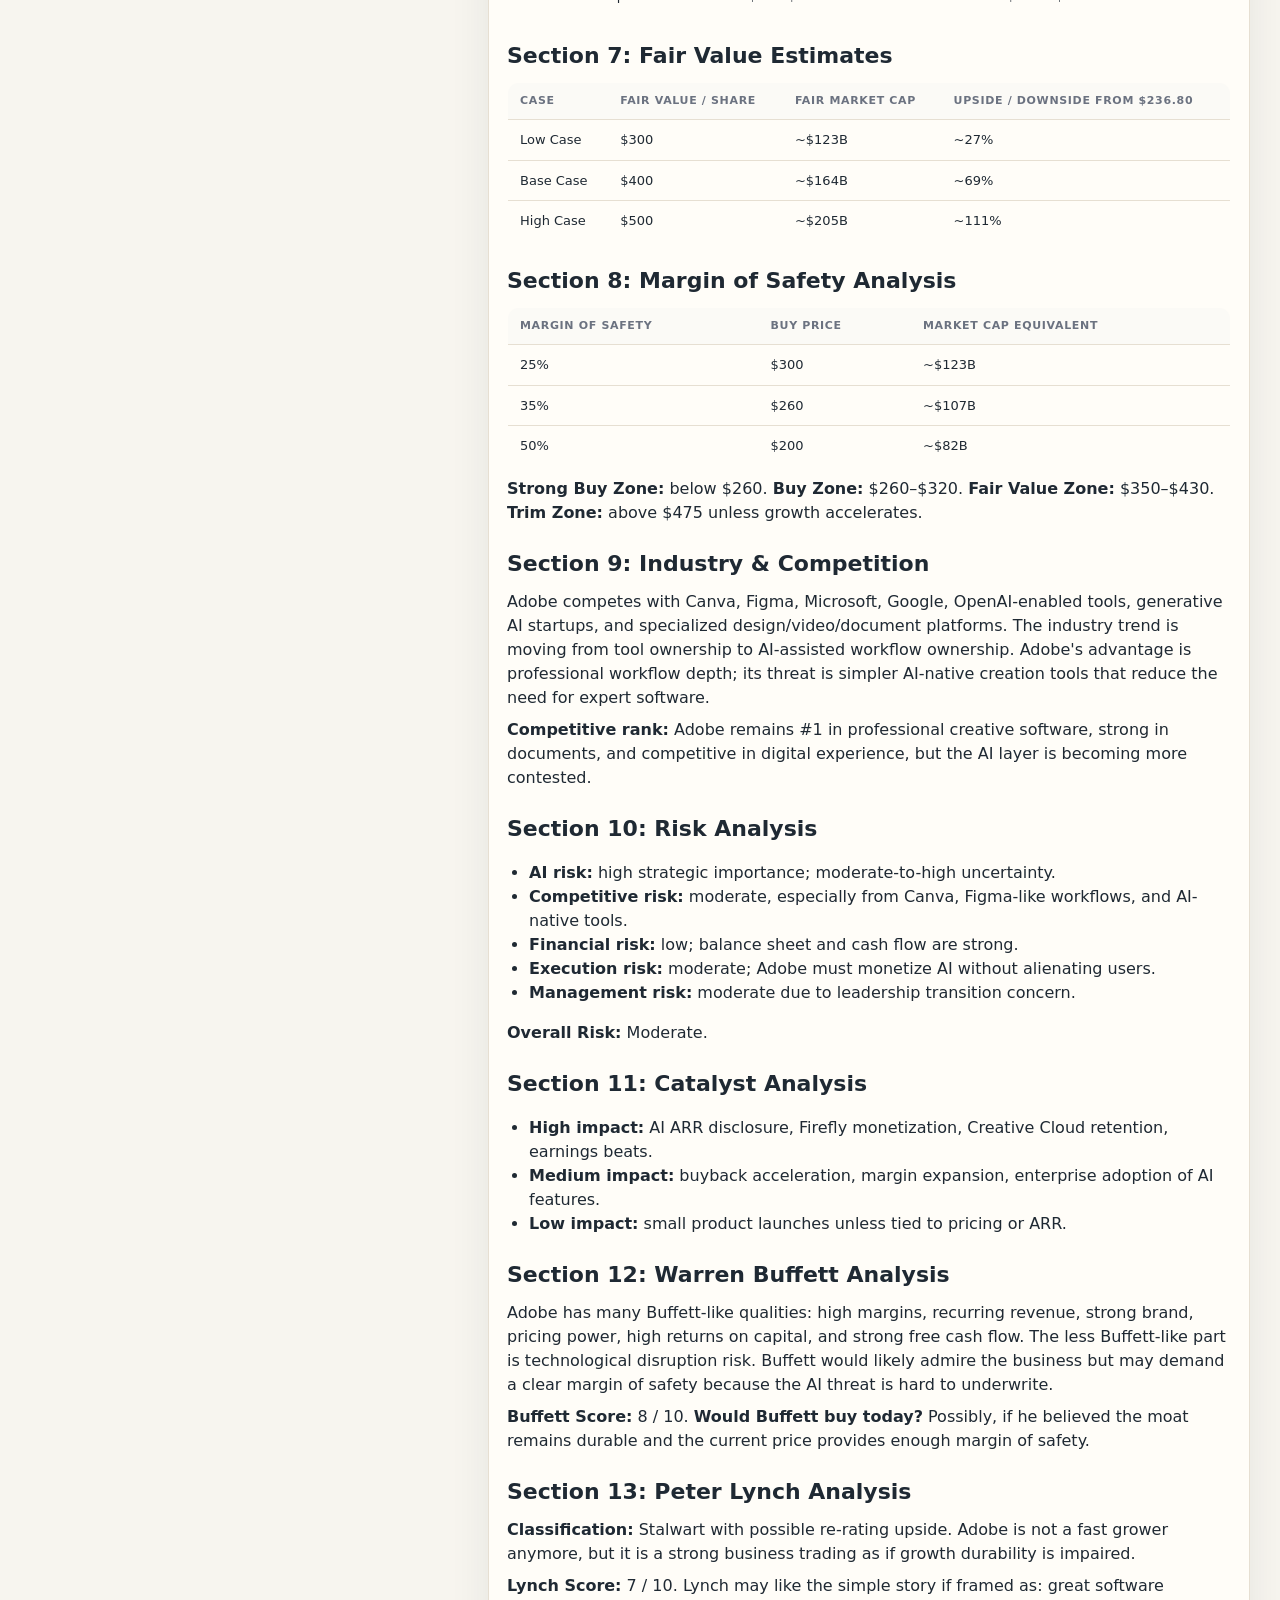
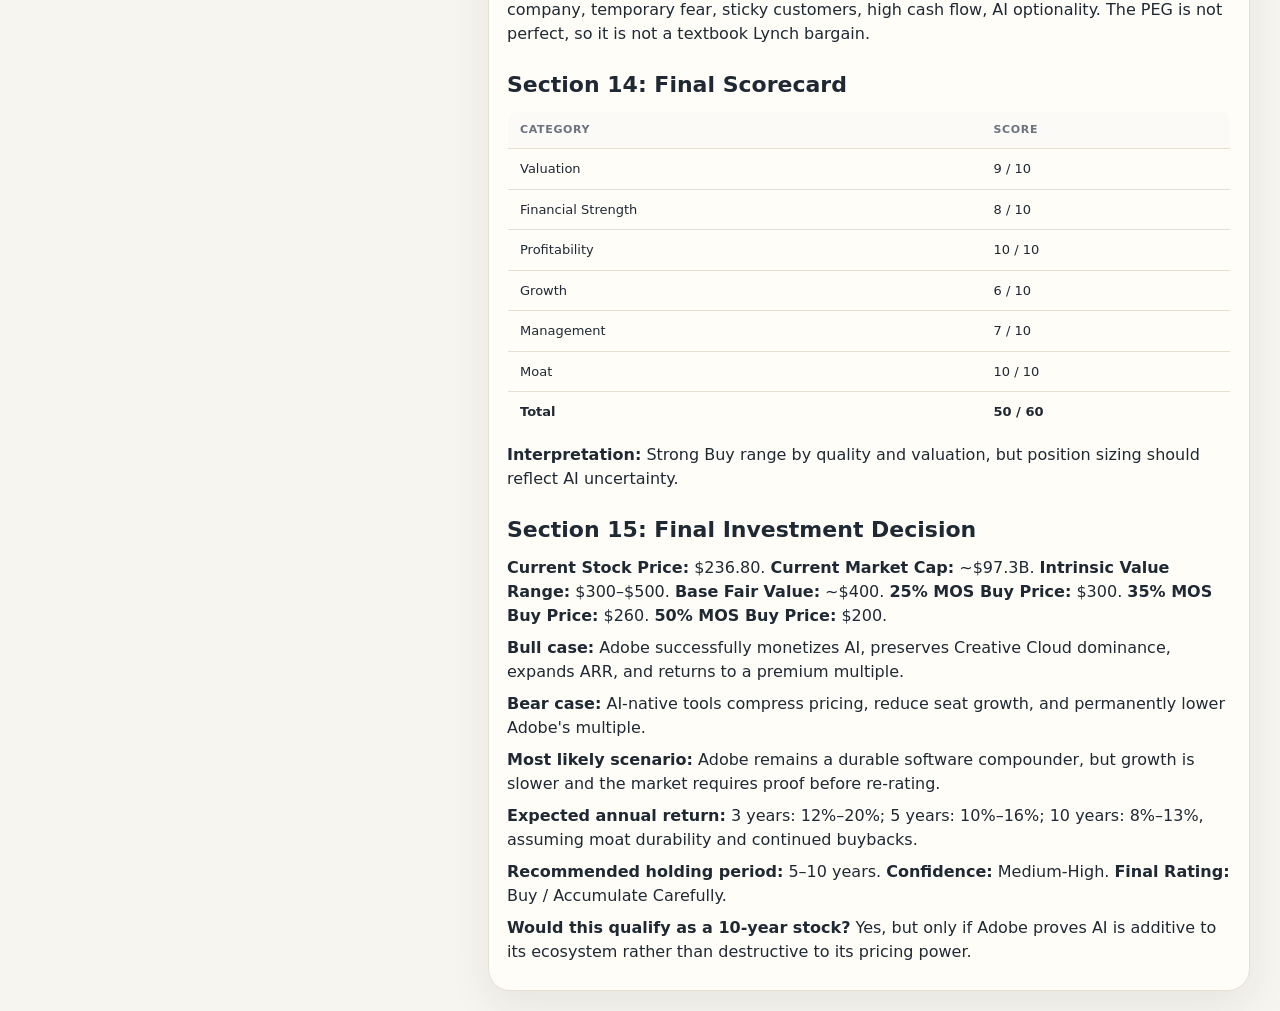
<file: MyBlog/stocks.html>
<!DOCTYPE html>
<html lang="en">
<head>
  <meta charset="UTF-8" />
  <meta name="viewport" content="width=device-width, initial-scale=1.0" />
  <title>Stock Research Dashboard</title>
  <style>
    :root{
      --bg:#f7f5ef;--panel:#fffdf8;--ink:#1f2933;--muted:#6b7280;--line:#e6dfd2;
      --accent:#2f4f4f;--accent2:#4f6f6f;--green:#1f7a4d;--red:#a94442;--gold:#9a6b20;
      --soft:#eef2ee;--shadow:0 14px 40px rgba(31,41,51,.08)
    }
    *{box-sizing:border-box}
    body{margin:0;background:var(--bg);color:var(--ink);font-family:Inter,ui-sans-serif,system-ui,-apple-system,BlinkMacSystemFont,"Segoe UI",sans-serif;line-height:1.5}
    header{position:sticky;top:0;z-index:20;background:rgba(247,245,239,.94);backdrop-filter:blur(10px);border-bottom:1px solid var(--line)}
    .topbar{max-width:1260px;margin:0 auto;padding:14px 20px;display:flex;align-items:center;justify-content:space-between;gap:12px}
    .brand h1{font-size:20px;margin:0}.brand span{font-size:12px;color:var(--muted)}
    main{max-width:1260px;margin:0 auto;padding:20px}.layout{display:grid;grid-template-columns:440px minmax(0,1fr);gap:18px;align-items:start}
    .card{background:var(--panel);border:1px solid var(--line);border-radius:22px;padding:18px;box-shadow:var(--shadow)}
    .btn{border:1px solid var(--line);background:var(--panel);border-radius:999px;padding:9px 12px;text-decoration:none;font-size:13px;cursor:pointer;color:var(--accent)}
    .btn.primary{background:var(--accent);border-color:var(--accent);color:#fff}.btn.warn{color:var(--red)}.btn.small{padding:6px 9px;font-size:12px}
    .actions{display:flex;gap:8px;flex-wrap:wrap;justify-content:flex-end}.controls{display:grid;grid-template-columns:1fr 140px 130px;gap:8px;margin:12px 0}
    input,select,textarea{width:100%;border:1px solid var(--line);border-radius:14px;padding:10px 11px;background:#fff;color:var(--ink);font:inherit}
    textarea{min-height:520px;font-family:ui-monospace,SFMono-Regular,Menlo,Monaco,Consolas,"Liberation Mono",monospace;font-size:13px;line-height:1.45}
    .table-wrap{overflow:auto;border:1px solid var(--line);border-radius:18px;background:var(--panel);max-height:70vh}table{width:100%;border-collapse:collapse;font-size:13px}
    th,td{padding:10px 12px;border-bottom:1px solid var(--line);text-align:left;vertical-align:middle;white-space:nowrap}th{font-size:11px;text-transform:uppercase;letter-spacing:.06em;color:var(--muted);background:#fbfaf6;position:sticky;top:0;z-index:1}
    tr{cursor:pointer}tr:hover{background:#f2f0e8}tr.active{background:var(--soft)}.ticker{font-weight:800;color:var(--accent)}.company{font-size:12px;color:var(--muted)}.badge{display:inline-block;border:1px solid var(--line);border-radius:999px;padding:4px 8px;font-size:12px;background:#fbfaf6}.good{color:var(--green)}.bad{color:var(--red)}
    .detail-header{display:flex;justify-content:space-between;gap:12px;align-items:flex-start;border-bottom:1px solid var(--line);padding-bottom:14px;margin-bottom:14px}.detail-header h2{margin:0;font-size:26px}.detail-header p{margin:4px 0 0;color:var(--muted)}
    .meta-grid{display:grid;grid-template-columns:repeat(4,1fr);gap:8px;margin:12px 0}.metric{border:1px solid var(--line);border-radius:14px;padding:10px;background:#fbfaf6}.metric span{display:block;font-size:11px;color:var(--muted);text-transform:uppercase;letter-spacing:.05em}.metric strong{font-size:18px}
    .analysis h2,.analysis h3{color:var(--ink)}.analysis h2{font-size:22px;margin:22px 0 10px}.analysis h3{font-size:17px;margin:16px 0 8px}.analysis p{margin:8px 0}.analysis table{font-size:13px;margin:10px 0;border:1px solid var(--line);border-radius:12px;overflow:hidden}.analysis th,.analysis td{white-space:normal}.analysis ul{padding-left:22px}.stock-meta{display:none!important}
    .editor{display:none}.editing .editor{display:inline-block}.editing #analysisView{display:none}.editing #htmlEditor{display:block}#htmlEditor{display:none}.note{font-size:12px;color:var(--muted);margin:8px 0}.empty{padding:20px;color:var(--muted);text-align:center}.template-box{display:none;margin-top:12px}.show-template .template-box{display:block}
    @media(max-width:980px){.layout{grid-template-columns:1fr}.controls{grid-template-columns:1fr}.meta-grid{grid-template-columns:repeat(2,1fr)}}
  </style>
</head>
<body>
<header>
  <div class="topbar">
    <div class="brand"><h1>Stock Research Dashboard</h1><span>Paste one HTML block. The list updates from the metadata automatically.</span></div>
    <div class="actions">
      <button class="btn primary" id="addBtn">+ Add Stock</button>
      <button class="btn primary" id="exportPageBtn">Export Updated Page</button>
      <button class="btn" id="templateBtn">Show Template</button>
      <button class="btn warn" id="resetBtn">Reset</button>
    </div>
  </div>
</header>
<main>
  <div class="layout">
    <section class="card">
      <h2 style="margin:0 0 6px;font-size:20px">Research List</h2>
      <p class="note">This table is generated from each stock's <code>.stock-meta</code> block. Browser saves are private until you export and deploy the updated page.</p>
      <div class="controls">
        <input id="searchInput" placeholder="Search ticker or company..." />
        <select id="sectorFilter"><option value="">All sectors</option></select>
        <select id="sortSelect"><option value="rank">Sort by rank</option><option value="upside">Sort by upside</option><option value="score">Sort by score</option><option value="ticker">Sort by ticker</option></select>
      </div>
      <div class="table-wrap"><table id="stockTable"><thead><tr><th>Rank</th><th>Ticker</th><th>Sector</th><th>Price</th><th>Fair Value</th><th>Upside</th><th>Rating</th><th>Score</th></tr></thead><tbody></tbody></table></div>
      <div class="template-box" id="templateBox">
        <p class="note"><strong>Required:</strong> every pasted stock must include this hidden metadata block. The table reads these values.</p>
        <textarea id="templateText" readonly></textarea>
      </div>
    </section>

    <section class="card" id="detailCard">
      <div class="detail-header">
        <div><h2 id="detailTitle">No stock selected</h2><p id="detailThesis"></p></div>
        <div class="actions">
          <button class="btn" id="editBtn">Edit HTML</button>
          <button class="btn primary editor" id="saveBtn">Save</button>
          <button class="btn editor" id="cancelBtn">Cancel</button>
          <button class="btn" id="copyBtn">Copy HTML</button>
          <button class="btn" id="exportBtn">Export</button>
          <button class="btn warn" id="deleteBtn">Delete</button>
        </div>
      </div>
      <div class="meta-grid" id="metricGrid"></div>
      <div id="analysisView" class="analysis"></div>
      <textarea id="htmlEditor"></textarea>
      <p class="note editor">Paste the full HTML block here, including the hidden <code>stock-meta</code> div. Click Save, then export the updated page when you want others to see it.</p>
    </section>
  </div>
</main>

<script>
const STORAGE_KEY = 'nhatHue_stockDashboard_v3_blocks';

const DEFAULT_BLOCKS = [`
<article class="stock-analysis" id="ADBE-analysis">
  <div class="stock-meta"
    data-rank="1"
    data-ticker="ADBE"
    data-company="Adobe Inc."
    data-sector="Technology"
    data-industry="Software"
    data-price="236.80"
    data-market-cap="97300000000"
    data-fair-value="400.00"
    data-upside="68.9"
    data-rating="Buy"
    data-score="50"
    data-forward-pe="10x"
    data-risk="Moderate"
    data-decision="Buy / Accumulate Carefully"
    data-thesis="High-quality recurring software business trading at a compressed valuation because the market is uncertain about AI disruption, AI monetization, and CEO transition risk.">
  </div>

  <h2>Adobe Inc. (ADBE) — Full Investment Analysis</h2>
  <p><strong>Current decision:</strong> Buy / Accumulate Carefully. Adobe remains a high-quality recurring software business with wide-moat characteristics, strong margins, high free cash flow conversion, and durable creative/professional workflow relevance. The stock appears undervalued if Adobe can defend its core creative franchise and convert AI usage into paid monetization.</p>

  <h2>Section 1: Business Analysis</h2>
  <table>
    <thead><tr><th>Metric</th><th>Current View</th><th>Threshold</th><th>Signal</th></tr></thead>
    <tbody>
      <tr><td>P/E history vs current</td><td>Current multiple materially compressed versus Adobe's historical premium software valuation</td><td>Below historical average preferred</td><td>Bullish</td></tr>
      <tr><td>PEG</td><td>Likely above 1 depending on growth estimate</td><td>&lt;1.0</td><td>Neutral</td></tr>
      <tr><td>Debt / Equity</td><td>Manageable but distorted by buybacks and equity base</td><td>&lt;0.5</td><td>Neutral</td></tr>
      <tr><td>Payout Ratio</td><td>No dividend</td><td>&lt;60%</td><td>Neutral</td></tr>
      <tr><td>Gross Margin</td><td>Very high software margin</td><td>&gt;40%</td><td>Bullish</td></tr>
      <tr><td>Net Margin</td><td>Strong net profitability</td><td>&gt;20%</td><td>Bullish</td></tr>
      <tr><td>ROE</td><td>Strong</td><td>&gt;10%</td><td>Bullish</td></tr>
    </tbody>
  </table>
  <p><strong>Business model:</strong> Adobe sells subscription software across Creative Cloud, Document Cloud, and Experience Cloud. Revenue is highly recurring, software margins are strong, and customers include individuals, creators, agencies, enterprises, governments, educators, and large digital businesses.</p>
  <p><strong>Moat:</strong> Adobe benefits from brand, workflow standardization, file-format familiarity, switching costs, professional ecosystem depth, and enterprise integration. The moat is wide but currently under test from AI-native creative tools.</p>
  <p><strong>Business Quality Rating:</strong> Exceptional business quality, with moderate strategic risk from AI disruption and monetization uncertainty.</p>

  <h2>Section 2: Financial Statement Analysis</h2>
  <p><strong>Revenue:</strong> Adobe continues to grow from a large base, supported by subscription revenue and enterprise adoption. Growth has slowed compared with earlier cloud-transition years, but the model remains durable.</p>
  <p><strong>Profitability:</strong> Gross margin, operating margin, and net margin remain elite for a mature software company.</p>
  <p><strong>Cash flow:</strong> Adobe generates strong operating cash flow and free cash flow. Free cash flow conversion is one of the main reasons the business deserves a premium multiple.</p>
  <p><strong>Balance sheet:</strong> Adobe has manageable debt and strong cash generation. The main balance-sheet issue is not solvency, but whether buybacks create value at the prices paid.</p>
  <p><strong>Strengths:</strong> recurring revenue, high margins, global brand, deep product ecosystem, strong FCF.</p>
  <p><strong>Weaknesses:</strong> AI uncertainty, slower growth, competitive pressure, CEO transition risk.</p>
  <p><strong>Red flags:</strong> if AI features do not convert into higher ARR, or if low-cost AI tools erode Creative Cloud pricing power, the thesis weakens.</p>

  <h2>Section 3: Enhanced Fundamental Scorecard</h2>
  <table>
    <thead><tr><th>#</th><th>Metric</th><th>Current Value</th><th>Desired Threshold</th><th>Explanation</th><th>Signal</th><th>Score</th></tr></thead>
    <tbody>
      <tr><td>1</td><td>Market Cap</td><td>~$97.3B</td><td>Reasonable vs FCF</td><td>Compressed versus historical Adobe valuation</td><td>Bullish</td><td>+1</td></tr>
      <tr><td>2</td><td>P/E Ratio</td><td>Low-teens GAAP area</td><td>Below historical average</td><td>Cheap for Adobe if earnings quality holds</td><td>Bullish</td><td>+1</td></tr>
      <tr><td>3</td><td>Forward P/E</td><td>~10x to low-teens depending EPS basis</td><td>Below quality software peers</td><td>Market pricing in major uncertainty</td><td>Bullish</td><td>+1</td></tr>
      <tr><td>4</td><td>PEG Ratio</td><td>Above 1</td><td>&lt;1.0</td><td>Growth is not fast enough for a classic Lynch bargain</td><td>Neutral</td><td>0</td></tr>
      <tr><td>5</td><td>Debt-to-Equity</td><td>Manageable</td><td>&lt;0.50</td><td>Not a major solvency concern</td><td>Neutral</td><td>0</td></tr>
      <tr><td>6</td><td>Dividend Payout</td><td>0%</td><td>&lt;60%</td><td>No dividend; capital returned through buybacks</td><td>Neutral</td><td>0</td></tr>
      <tr><td>7</td><td>Dividend Growth</td><td>None</td><td>Consistent increases</td><td>Not an income stock</td><td>Neutral</td><td>0</td></tr>
      <tr><td>8</td><td>EPS Growth This Year</td><td>Positive but pressured by transition perception</td><td>Increasing</td><td>Needs continued execution</td><td>Neutral</td><td>0</td></tr>
      <tr><td>9</td><td>EPS Growth Next Year</td><td>Expected positive</td><td>Increasing</td><td>AI monetization and cost discipline matter</td><td>Bullish</td><td>+1</td></tr>
      <tr><td>10</td><td>EPS Growth Past 5 Years</td><td>Strong long-term record</td><td>Positive CAGR</td><td>Adobe has compounded well</td><td>Bullish</td><td>+1</td></tr>
      <tr><td>11</td><td>EPS Growth Next 5 Years</td><td>Moderate</td><td>Durable double-digit preferred</td><td>Depends on AI pricing and seat expansion</td><td>Neutral</td><td>0</td></tr>
      <tr><td>12</td><td>Current Ratio</td><td>Adequate</td><td>&gt;1.5</td><td>Liquidity acceptable</td><td>Neutral</td><td>0</td></tr>
      <tr><td>13</td><td>Quick Ratio</td><td>Adequate</td><td>&gt;0.5</td><td>Software business has low inventory needs</td><td>Bullish</td><td>+1</td></tr>
      <tr><td>14</td><td>Gross Margin</td><td>Very high</td><td>&gt;40%</td><td>Excellent software economics</td><td>Bullish</td><td>+1</td></tr>
      <tr><td>15</td><td>Net Margin</td><td>Strong</td><td>&gt;20%</td><td>High profitability</td><td>Bullish</td><td>+1</td></tr>
      <tr><td>16</td><td>Long-Term Debt</td><td>Manageable</td><td>Stable/reducible</td><td>Debt is serviceable through FCF</td><td>Neutral</td><td>0</td></tr>
      <tr><td>17</td><td>Net Income Trend</td><td>Positive over time</td><td>Increasing</td><td>Profitable franchise</td><td>Bullish</td><td>+1</td></tr>
      <tr><td>18</td><td>Retained Earnings</td><td>Impacted by buybacks</td><td>Increasing</td><td>Accounting less useful due to capital return</td><td>Neutral</td><td>0</td></tr>
      <tr><td>19</td><td>ROE</td><td>Strong</td><td>&gt;10%</td><td>High-return business</td><td>Bullish</td><td>+1</td></tr>
      <tr><td>20</td><td>ROIC</td><td>Strong</td><td>&gt;10%</td><td>Asset-light economics</td><td>Bullish</td><td>+1</td></tr>
      <tr><td>21</td><td>FCF Margin</td><td>High</td><td>High and stable</td><td>Core strength</td><td>Bullish</td><td>+1</td></tr>
      <tr><td>22</td><td>FCF Growth</td><td>Positive but slower</td><td>Growing</td><td>Needs AI monetization</td><td>Neutral</td><td>0</td></tr>
      <tr><td>23</td><td>FCF Conversion</td><td>Strong</td><td>FCF / NI near or above 1</td><td>High-quality earnings</td><td>Bullish</td><td>+1</td></tr>
      <tr><td>24</td><td>Buybacks</td><td>Material</td><td>Value-accretive</td><td>More attractive at depressed valuation</td><td>Bullish</td><td>+1</td></tr>
      <tr><td>25</td><td>Insider Ownership</td><td>Modest</td><td>Higher preferred</td><td>Typical for large-cap software</td><td>Neutral</td><td>0</td></tr>
      <tr><td>26</td><td>Moat</td><td>Wide</td><td>Wide moat</td><td>Brand, workflow, switching costs</td><td>Bullish</td><td>+1</td></tr>
      <tr><td>27</td><td>Capital Allocation</td><td>B+</td><td>A preferred</td><td>Strong buybacks, but execution must be disciplined</td><td>Bullish</td><td>+1</td></tr>
    </tbody>
  </table>

  <h2>Section 4: Historical Valuation Analysis</h2>
  <p>Adobe trades at a significant discount to its own historical valuation. Historically, the market paid a premium multiple for Adobe because of recurring revenue, margins, brand power, and high free cash flow. Today the market is applying a much lower multiple due to AI disruption fears, slower growth, and leadership transition uncertainty.</p>
  <table><thead><tr><th>Period</th><th>Historical Avg Forward P/E</th><th>Current</th><th>Discount/Premium</th><th>Signal</th></tr></thead><tbody><tr><td>3-Year</td><td>Above current</td><td>~10x-low teens</td><td>Discount</td><td>Undervalued</td></tr><tr><td>5-Year</td><td>Above current</td><td>~10x-low teens</td><td>Large discount</td><td>Undervalued</td></tr><tr><td>10-Year</td><td>Above current</td><td>~10x-low teens</td><td>Large discount</td><td>Strongly undervalued if moat holds</td></tr></tbody></table>
  <p><strong>Valuation Signal:</strong> Undervalued, potentially strongly undervalued if AI is additive rather than destructive.</p>

  <h2>Section 5: Market Cap Analysis</h2>
  <p>At roughly $97B market capitalization, Adobe is being valued more like a damaged mature software company than a wide-moat compounder. That may be justified if AI erodes pricing power. It is too pessimistic if Adobe preserves its creative workflow dominance and monetizes Firefly/AI credits across its installed base.</p>
  <p><strong>Fairly valued market cap:</strong> approximately $150B–$180B. <strong>Undervalued below:</strong> roughly $120B if FCF remains resilient. <strong>Overvalued above:</strong> $220B+ unless growth reaccelerates.</p>

  <h2>Section 6: Intrinsic Value Analysis</h2>
  <table><thead><tr><th>Method</th><th>Fair Value / Share</th><th>Fair Market Cap</th></tr></thead><tbody><tr><td>DCF</td><td>$390–$430</td><td>$160B–$180B</td></tr><tr><td>Owner Earnings</td><td>$375–$425</td><td>$155B–$175B</td></tr><tr><td>Earnings Multiple</td><td>$360–$420</td><td>$148B–$172B</td></tr><tr><td>PEG</td><td>$300–$360</td><td>$123B–$148B</td></tr><tr><td>Industry Peers</td><td>$380–$440</td><td>$156B–$181B</td></tr><tr><td>Historical Multiple</td><td>$420–$500</td><td>$172B–$205B</td></tr></tbody></table>

  <h2>Section 7: Fair Value Estimates</h2>
  <table><thead><tr><th>Case</th><th>Fair Value / Share</th><th>Fair Market Cap</th><th>Upside / Downside From $236.80</th></tr></thead><tbody><tr><td>Low Case</td><td>$300</td><td>~$123B</td><td>~27%</td></tr><tr><td>Base Case</td><td>$400</td><td>~$164B</td><td>~69%</td></tr><tr><td>High Case</td><td>$500</td><td>~$205B</td><td>~111%</td></tr></tbody></table>

  <h2>Section 8: Margin of Safety Analysis</h2>
  <table><thead><tr><th>Margin of Safety</th><th>Buy Price</th><th>Market Cap Equivalent</th></tr></thead><tbody><tr><td>25%</td><td>$300</td><td>~$123B</td></tr><tr><td>35%</td><td>$260</td><td>~$107B</td></tr><tr><td>50%</td><td>$200</td><td>~$82B</td></tr></tbody></table>
  <p><strong>Strong Buy Zone:</strong> below $260. <strong>Buy Zone:</strong> $260–$320. <strong>Fair Value Zone:</strong> $350–$430. <strong>Trim Zone:</strong> above $475 unless growth accelerates.</p>

  <h2>Section 9: Industry & Competition</h2>
  <p>Adobe competes with Canva, Figma, Microsoft, Google, OpenAI-enabled tools, generative AI startups, and specialized design/video/document platforms. The industry trend is moving from tool ownership to AI-assisted workflow ownership. Adobe's advantage is professional workflow depth; its threat is simpler AI-native creation tools that reduce the need for expert software.</p>
  <p><strong>Competitive rank:</strong> Adobe remains #1 in professional creative software, strong in documents, and competitive in digital experience, but the AI layer is becoming more contested.</p>

  <h2>Section 10: Risk Analysis</h2>
  <ul><li><strong>AI risk:</strong> high strategic importance; moderate-to-high uncertainty.</li><li><strong>Competitive risk:</strong> moderate, especially from Canva, Figma-like workflows, and AI-native tools.</li><li><strong>Financial risk:</strong> low; balance sheet and cash flow are strong.</li><li><strong>Execution risk:</strong> moderate; Adobe must monetize AI without alienating users.</li><li><strong>Management risk:</strong> moderate due to leadership transition concern.</li></ul>
  <p><strong>Overall Risk:</strong> Moderate.</p>

  <h2>Section 11: Catalyst Analysis</h2>
  <ul><li><strong>High impact:</strong> AI ARR disclosure, Firefly monetization, Creative Cloud retention, earnings beats.</li><li><strong>Medium impact:</strong> buyback acceleration, margin expansion, enterprise adoption of AI features.</li><li><strong>Low impact:</strong> small product launches unless tied to pricing or ARR.</li></ul>

  <h2>Section 12: Warren Buffett Analysis</h2>
  <p>Adobe has many Buffett-like qualities: high margins, recurring revenue, strong brand, pricing power, high returns on capital, and strong free cash flow. The less Buffett-like part is technological disruption risk. Buffett would likely admire the business but may demand a clear margin of safety because the AI threat is hard to underwrite.</p>
  <p><strong>Buffett Score:</strong> 8 / 10. <strong>Would Buffett buy today?</strong> Possibly, if he believed the moat remains durable and the current price provides enough margin of safety.</p>

  <h2>Section 13: Peter Lynch Analysis</h2>
  <p><strong>Classification:</strong> Stalwart with possible re-rating upside. Adobe is not a fast grower anymore, but it is a strong business trading as if growth durability is impaired.</p>
  <p><strong>Lynch Score:</strong> 7 / 10. Lynch may like the simple story if framed as: great software company, temporary fear, sticky customers, high cash flow, AI optionality. The PEG is not perfect, so it is not a textbook Lynch bargain.</p>

  <h2>Section 14: Final Scorecard</h2>
  <table><thead><tr><th>Category</th><th>Score</th></tr></thead><tbody><tr><td>Valuation</td><td>9 / 10</td></tr><tr><td>Financial Strength</td><td>8 / 10</td></tr><tr><td>Profitability</td><td>10 / 10</td></tr><tr><td>Growth</td><td>6 / 10</td></tr><tr><td>Management</td><td>7 / 10</td></tr><tr><td>Moat</td><td>10 / 10</td></tr><tr><td><strong>Total</strong></td><td><strong>50 / 60</strong></td></tr></tbody></table>
  <p><strong>Interpretation:</strong> Strong Buy range by quality and valuation, but position sizing should reflect AI uncertainty.</p>

  <h2>Section 15: Final Investment Decision</h2>
  <p><strong>Current Stock Price:</strong> $236.80. <strong>Current Market Cap:</strong> ~$97.3B. <strong>Intrinsic Value Range:</strong> $300–$500. <strong>Base Fair Value:</strong> ~$400. <strong>25% MOS Buy Price:</strong> $300. <strong>35% MOS Buy Price:</strong> $260. <strong>50% MOS Buy Price:</strong> $200.</p>
  <p><strong>Bull case:</strong> Adobe successfully monetizes AI, preserves Creative Cloud dominance, expands ARR, and returns to a premium multiple.</p>
  <p><strong>Bear case:</strong> AI-native tools compress pricing, reduce seat growth, and permanently lower Adobe's multiple.</p>
  <p><strong>Most likely scenario:</strong> Adobe remains a durable software compounder, but growth is slower and the market requires proof before re-rating.</p>
  <p><strong>Expected annual return:</strong> 3 years: 12%–20%; 5 years: 10%–16%; 10 years: 8%–13%, assuming moat durability and continued buybacks.</p>
  <p><strong>Recommended holding period:</strong> 5–10 years. <strong>Confidence:</strong> Medium-High. <strong>Final Rating:</strong> Buy / Accumulate Carefully.</p>
  <p><strong>Would this qualify as a 10-year stock?</strong> Yes, but only if Adobe proves AI is additive to its ecosystem rather than destructive to its pricing power.</p>
</article>
`];

const TEMPLATE = `<article class="stock-analysis" id="TICKER-analysis">
  <div class="stock-meta"
    data-rank="2"
    data-ticker="TICKER"
    data-company="Company Name"
    data-sector="Technology"
    data-industry="Software"
    data-price="100.00"
    data-market-cap="100000000000"
    data-fair-value="150.00"
    data-upside="50.0"
    data-rating="Buy"
    data-score="45"
    data-forward-pe="20x"
    data-risk="Moderate"
    data-decision="Buy / Watch / Hold"
    data-thesis="One-sentence investment thesis goes here.">
  </div>

  <h2>Company Name (TICKER) — Full Investment Analysis</h2>
  <p><strong>Current decision:</strong> Your decision here.</p>
  <h2>Section 1: Business Analysis</h2>
  <p>Paste full analysis here.</p>
</article>`;

let blocks = loadBlocks();
let stocks = [];
let selectedTicker = null;
let lastEditorTicker = null;

function loadBlocks(){
  try { const saved = JSON.parse(localStorage.getItem(STORAGE_KEY)); if (Array.isArray(saved) && saved.length) return saved; } catch(e) {}
  return [...DEFAULT_BLOCKS];
}
function saveBlocks(){ localStorage.setItem(STORAGE_KEY, JSON.stringify(blocks)); }
function parseBlock(html, index){
  const doc = new DOMParser().parseFromString(html, 'text/html');
  const meta = doc.querySelector('.stock-meta');
  if(!meta) return null;
  const d = meta.dataset;
  const ticker = (d.ticker || `STOCK${index+1}`).trim().toUpperCase();
  const price = parseFloat(d.price || '');
  const fair = parseFloat(d.fairValue || '');
  let upside = d.upside !== undefined && d.upside !== '' ? parseFloat(d.upside) : NaN;
  if(!Number.isFinite(upside) && Number.isFinite(price) && Number.isFinite(fair) && price !== 0) upside = ((fair-price)/price)*100;
  return {
    index,
    html,
    rank: parseInt(d.rank || index+1, 10),
    ticker,
    company: d.company || ticker,
    sector: d.sector || 'Unclassified',
    industry: d.industry || '—',
    price: Number.isFinite(price) ? price : null,
    marketCap: d.marketCap || '',
    fairValue: Number.isFinite(fair) ? fair : null,
    upside: Number.isFinite(upside) ? upside : null,
    rating: d.rating || 'Watch',
    score: d.score || '—',
    forwardPe: d.forwardPe || '—',
    risk: d.risk || '—',
    decision: d.decision || '',
    thesis: d.thesis || ''
  };
}
function rebuildStocks(){
  stocks = blocks.map(parseBlock).filter(Boolean);
  stocks.sort((a,b)=>a.rank-b.rank || a.ticker.localeCompare(b.ticker));
  if(!selectedTicker && stocks.length) selectedTicker = stocks[0].ticker;
  if(selectedTicker && !stocks.find(s=>s.ticker===selectedTicker)) selectedTicker = stocks[0]?.ticker || null;
  buildSectorFilter();
}
function fmtMoney(v){ if(v===null || v===undefined || v==='') return '—'; return '$' + Number(v).toLocaleString(undefined,{minimumFractionDigits: v<1000?2:0, maximumFractionDigits: v<1000?2:0}); }
function fmtCap(v){ const n=parseFloat(v); if(!Number.isFinite(n)) return v || '—'; if(n>=1e12) return '$'+(n/1e12).toFixed(2)+'T'; if(n>=1e9) return '$'+(n/1e9).toFixed(1)+'B'; if(n>=1e6) return '$'+(n/1e6).toFixed(1)+'M'; return '$'+n.toLocaleString(); }
function fmtPct(v){ return v===null || v===undefined ? '—' : (v>=0?'+':'') + v.toFixed(1) + '%'; }
function scoreText(s){ return s.score==='—' ? '— / 60' : String(s.score).includes('/') ? s.score : s.score + ' / 60'; }
function buildSectorFilter(){
  const sel=document.getElementById('sectorFilter'); const current=sel.value;
  const sectors=[...new Set(stocks.map(s=>s.sector).filter(Boolean))].sort();
  sel.innerHTML='<option value="">All sectors</option>' + sectors.map(s=>`<option value="${escapeAttr(s)}">${escapeHtml(s)}</option>`).join('');
  if(sectors.includes(current)) sel.value=current;
}
function visibleStocks(){
  const q=document.getElementById('searchInput').value.trim().toLowerCase();
  const sector=document.getElementById('sectorFilter').value;
  const sort=document.getElementById('sortSelect').value;
  let out=stocks.filter(s=>{
    const hay=`${s.ticker} ${s.company} ${s.sector} ${s.industry} ${s.rating}`.toLowerCase();
    return (!q || hay.includes(q)) && (!sector || s.sector===sector);
  });
  if(sort==='upside') out.sort((a,b)=>(b.upside??-999)-(a.upside??-999));
  if(sort==='score') out.sort((a,b)=>(parseFloat(b.score)||-1)-(parseFloat(a.score)||-1));
  if(sort==='ticker') out.sort((a,b)=>a.ticker.localeCompare(b.ticker));
  if(sort==='rank') out.sort((a,b)=>a.rank-b.rank);
  return out;
}
function renderTable(){
  const tbody=document.querySelector('#stockTable tbody');
  const rows=visibleStocks();
  if(!rows.length){ tbody.innerHTML='<tr><td colspan="8" class="empty">No stocks found.</td></tr>'; return; }
  tbody.innerHTML=rows.map(s=>`<tr data-ticker="${escapeAttr(s.ticker)}" class="${s.ticker===selectedTicker?'active':''}">
    <td>${s.rank}</td>
    <td><div class="ticker">${escapeHtml(s.ticker)}</div><div class="company">${escapeHtml(s.company)}</div></td>
    <td>${escapeHtml(s.sector)}<div class="company">${escapeHtml(s.industry)}</div></td>
    <td>${fmtMoney(s.price)}</td><td>${fmtMoney(s.fairValue)}</td>
    <td class="${(s.upside??0)>=0?'good':'bad'}">${fmtPct(s.upside)}</td>
    <td><span class="badge">${escapeHtml(s.rating)}</span></td><td>${escapeHtml(scoreText(s))}</td>
  </tr>`).join('');
  tbody.querySelectorAll('tr[data-ticker]').forEach(tr=>tr.addEventListener('click',()=>{ selectedTicker=tr.dataset.ticker; exitEdit(); renderAll(); }));
}
function renderDetail(){
  const s=stocks.find(x=>x.ticker===selectedTicker);
  if(!s){ document.getElementById('detailTitle').textContent='No stock selected'; document.getElementById('analysisView').innerHTML='<div class="empty">Add a stock analysis block to begin.</div>'; document.getElementById('metricGrid').innerHTML=''; return; }
  document.getElementById('detailTitle').textContent=`${s.company} (${s.ticker})`;
  document.getElementById('detailThesis').textContent=s.thesis || s.decision || '';
  document.getElementById('metricGrid').innerHTML=`
    <div class="metric"><span>Decision</span><strong>${escapeHtml(s.decision || s.rating)}</strong></div>
    <div class="metric"><span>Price</span><strong>${fmtMoney(s.price)}</strong></div>
    <div class="metric"><span>Fair Value</span><strong>${fmtMoney(s.fairValue)}</strong></div>
    <div class="metric"><span>Upside</span><strong class="${(s.upside??0)>=0?'good':'bad'}">${fmtPct(s.upside)}</strong></div>
    <div class="metric"><span>Market Cap</span><strong>${fmtCap(s.marketCap)}</strong></div>
    <div class="metric"><span>Score</span><strong>${escapeHtml(scoreText(s))}</strong></div>
    <div class="metric"><span>Forward P/E</span><strong>${escapeHtml(s.forwardPe)}</strong></div>
    <div class="metric"><span>Risk</span><strong>${escapeHtml(s.risk)}</strong></div>`;
  document.getElementById('analysisView').innerHTML=s.html;
  document.getElementById('htmlEditor').value=s.html.trim();
}
function renderAll(){ rebuildStocks(); renderTable(); renderDetail(); saveBlocks(); }
function enterEdit(){ document.getElementById('detailCard').classList.add('editing'); const s=stocks.find(x=>x.ticker===selectedTicker); lastEditorTicker=s?.ticker || null; if(s) document.getElementById('htmlEditor').value=s.html.trim(); }
function exitEdit(){ document.getElementById('detailCard').classList.remove('editing'); }
function saveEditor(){
  const html=document.getElementById('htmlEditor').value.trim();
  const parsed=parseBlock(html,0);
  if(!parsed){ alert('This HTML block needs a <div class="stock-meta" ...></div> metadata block.'); return; }
  const oldIndex=stocks.find(s=>s.ticker===lastEditorTicker)?.index;
  const sameTickerIndex=stocks.find(s=>s.ticker===parsed.ticker)?.index;
  const idx = Number.isInteger(oldIndex) ? oldIndex : (Number.isInteger(sameTickerIndex) ? sameTickerIndex : blocks.length);
  blocks[idx]=html;
  selectedTicker=parsed.ticker;
  exitEdit();
  renderAll();
}
function addStock(){
  const html=prompt('Paste the complete stock analysis HTML block here, including the stock-meta div:');
  if(!html) return;
  const parsed=parseBlock(html.trim(), blocks.length);
  if(!parsed){ alert('No stock-meta block found. Use Show Template and include the metadata div.'); return; }
  const existingIndex=stocks.find(s=>s.ticker===parsed.ticker)?.index;
  if(Number.isInteger(existingIndex)) blocks[existingIndex]=html.trim(); else blocks.push(html.trim());
  selectedTicker=parsed.ticker; renderAll();
}
function copyCurrent(){ const s=stocks.find(x=>x.ticker===selectedTicker); if(!s) return; navigator.clipboard.writeText(s.html); }
function exportCurrent(){ const s=stocks.find(x=>x.ticker===selectedTicker); if(!s) return; const blob=new Blob([s.html],{type:'text/html'}); const a=document.createElement('a'); a.href=URL.createObjectURL(blob); a.download=`${s.ticker}-analysis.html`; a.click(); URL.revokeObjectURL(a.href); }
function exportUpdatedPage(){
  saveBlocks();
  const source = '<!DOCTYPE html>\n' + document.documentElement.outerHTML;
  const replacement = 'const DEFAULT_BLOCKS = ' + JSON.stringify(blocks, null, 2) + ';';
  const updated = source.replace(/const DEFAULT_BLOCKS = \[[\s\S]*?\n\];/, replacement);
  if(updated === source){
    alert('Could not export the full page. Copy individual stock HTML blocks instead.');
    return;
  }
  const blob = new Blob([updated], {type:'text/html'});
  const a = document.createElement('a');
  a.href = URL.createObjectURL(blob);
  a.download = 'stocks.html';
  a.click();
  URL.revokeObjectURL(a.href);
  alert('Downloaded updated stocks.html. Upload/deploy that file so other people can see these stocks.');
}
function deleteCurrent(){ const s=stocks.find(x=>x.ticker===selectedTicker); if(!s) return; if(!confirm(`Delete ${s.ticker}?`)) return; blocks.splice(s.index,1); selectedTicker=null; renderAll(); }
function resetAll(){ if(confirm('Reset to the default Adobe analysis? This clears saved stock blocks from this browser.')){ localStorage.removeItem(STORAGE_KEY); blocks=[...DEFAULT_BLOCKS]; selectedTicker='ADBE'; renderAll(); } }
function escapeHtml(str){ return String(str??'').replace(/[&<>"]/g,m=>({'&':'&amp;','<':'&lt;','>':'&gt;','"':'&quot;'}[m])); }
function escapeAttr(str){ return escapeHtml(str).replace(/'/g,'&#039;'); }

function init(){
  document.getElementById('templateText').value=TEMPLATE;
  document.getElementById('searchInput').addEventListener('input',renderTable);
  document.getElementById('sectorFilter').addEventListener('change',renderTable);
  document.getElementById('sortSelect').addEventListener('change',renderTable);
  document.getElementById('addBtn').addEventListener('click',addStock);
  document.getElementById('exportPageBtn').addEventListener('click',exportUpdatedPage);
  document.getElementById('templateBtn').addEventListener('click',()=>document.body.classList.toggle('show-template'));
  document.getElementById('editBtn').addEventListener('click',enterEdit);
  document.getElementById('saveBtn').addEventListener('click',saveEditor);
  document.getElementById('cancelBtn').addEventListener('click',()=>{ exitEdit(); renderDetail(); });
  document.getElementById('copyBtn').addEventListener('click',copyCurrent);
  document.getElementById('exportBtn').addEventListener('click',exportCurrent);
  document.getElementById('deleteBtn').addEventListener('click',deleteCurrent);
  document.getElementById('resetBtn').addEventListener('click',resetAll);
  renderAll();
}
init();
</script>
</body>
</html>
</file>
<file: personal/vault.css>
:root{--bg:#07111f;--panel:#0d1928;--panel2:#101f31;--line:#24364d;--text:#edf3fa;--muted:#8194aa;--blue:#7898f5;--teal:#59d7c6}*{box-sizing:border-box}html,body{margin:0;min-height:100%;background:var(--bg);color:var(--text);font-family:Inter,sans-serif}body{overflow-x:hidden}.vault-bg{position:fixed;inset:0;pointer-events:none;overflow:hidden}.grid{position:absolute;inset:0;background-image:linear-gradient(rgba(255,255,255,.018) 1px,transparent 1px),linear-gradient(90deg,rgba(255,255,255,.018) 1px,transparent 1px);background-size:42px 42px;mask-image:linear-gradient(to bottom,rgba(0,0,0,.8),transparent 90%)}.orb{position:absolute;border-radius:50%;filter:blur(1px)}.orb-a{width:520px;height:520px;right:-180px;top:-180px;background:radial-gradient(circle,rgba(79,124,255,.16),transparent 70%)}.orb-b{width:460px;height:460px;left:-220px;bottom:-140px;background:radial-gradient(circle,rgba(89,215,198,.09),transparent 70%)}.vault-topbar{position:relative;z-index:4;height:74px;padding:0 max(24px,calc((100vw - 1180px)/2));display:flex;align-items:center;justify-content:space-between;border-bottom:1px solid rgba(255,255,255,.06);background:rgba(7,17,31,.72);backdrop-filter:blur(18px)}.brand{display:flex;align-items:center;gap:11px;color:inherit;text-decoration:none}.brand-mark{display:grid;place-items:center;width:36px;height:36px;border:1px solid #35517b;border-radius:11px;background:linear-gradient(145deg,#182a44,#0b1727);color:#9eb4ff;font-family:"Space Grotesk",sans-serif;font-weight:700}.brand>span:last-child{display:grid}.brand strong{font:600 .82rem "Space Grotesk",sans-serif}.brand small{margin-top:2px;color:#657a93;font-size:.62rem}.top-actions{display:flex;align-items:center;gap:12px}.privacy-pill{display:flex;align-items:center;gap:7px;color:#7f93aa;font-size:.66rem}.privacy-pill i,.session-status i{width:7px;height:7px;border-radius:50%;background:var(--teal);box-shadow:0 0 13px rgba(89,215,198,.65)}.back-link,.lock-button{border:1px solid #2b4059;border-radius:10px;background:#101d2b;color:#b8c7d8;padding:8px 11px;text-decoration:none;font:600 .67rem Inter,sans-serif;cursor:pointer}.vault-shell{position:relative;z-index:2;width:min(1180px,calc(100% - 32px));margin:0 auto;padding:72px 0 90px}.gate-card{width:min(560px,100%);margin:5vh auto 0;padding:38px;border:1px solid rgba(128,158,226,.22);border-radius:28px;background:radial-gradient(circle at 88% 8%,rgba(79,124,255,.11),transparent 26%),linear-gradient(180deg,rgba(16,31,49,.96),rgba(9,20,33,.97));box-shadow:0 34px 90px rgba(0,0,0,.38);text-align:center}.vault-emblem{position:relative;width:82px;height:82px;margin:0 auto 28px;transform-style:preserve-3d}.emblem-core{position:absolute;inset:22px;border-radius:50%;background:radial-gradient(circle at 35% 28%,#dce5ff,#86a2fa 30%,#3b61bd 62%,#10294d);box-shadow:0 0 28px rgba(93,134,241,.55)}.emblem-ring{position:absolute;left:7px;top:29px;width:68px;height:24px;border:1px solid rgba(122,156,247,.42);border-radius:50%}.r1{transform:rotate(-18deg)}.r2{transform:rotate(50deg);border-color:rgba(89,215,198,.27)}.eyebrow{color:#7f9fff;font:700 .64rem Inter,sans-serif;letter-spacing:.14em;text-transform:uppercase}.gate-card h1,.vault-intro h1{margin:10px 0 12px;font:600 clamp(2.2rem,5vw,4.1rem)/.96 "Space Grotesk",sans-serif;letter-spacing:-.055em}.gate-card h1 span{color:#8198b8}.gate-card>p,.vault-intro p{margin:0;color:var(--muted);font-size:.84rem;line-height:1.6}.pin-form{margin-top:28px;text-align:left}.pin-form label{display:block;margin-bottom:8px;color:#71869f;font-size:.64rem;font-weight:700;letter-spacing:.09em;text-transform:uppercase}.pin-row{display:grid;grid-template-columns:1fr 104px;gap:8px}.pin-row input{width:100%;min-width:0;padding:13px 14px;border:1px solid #2b4059;border-radius:12px;outline:0;background:#081421;color:white;font:500 .86rem Inter,sans-serif}.pin-row input:focus{border-color:#5578c7;box-shadow:0 0 0 3px rgba(79,124,255,.08)}.pin-row button{border:1px solid #7796ec;border-radius:12px;background:#7898f5;color:#08111d;font-weight:800;cursor:pointer}.gate-message{min-height:18px!important;margin-top:8px!important;color:#cf7f86!important;font-size:.66rem!important}.security-note{display:grid;gap:4px;margin-top:25px;padding-top:20px;border-top:1px solid rgba(255,255,255,.06);text-align:left}.security-note span{color:#aab9ca;font-size:.68rem;font-weight:700}.security-note small{color:#5d728a;font-size:.62rem;line-height:1.5}.vault-content{min-height:600px}.vault-intro{display:flex;align-items:end;justify-content:space-between;gap:28px;margin-bottom:36px}.vault-intro h1{font-size:clamp(2.5rem,6vw,5.4rem)}.session-status{display:flex;align-items:center;gap:8px;padding:9px 11px;border:1px solid rgba(89,215,198,.13);border-radius:999px;background:rgba(89,215,198,.035);color:#7fa298;font-size:.64rem}.link-grid{display:grid;grid-template-columns:repeat(3,minmax(0,1fr));gap:16px}.private-card{position:relative;min-height:220px;padding:22px;border:1px solid #263a52;border-radius:22px;background:linear-gradient(180deg,#122034,#0c1725);overflow:hidden;cursor:pointer;transition:transform .2s ease,border-color .2s ease,box-shadow .2s ease}.private-card:hover{transform:translateY(-4px);border-color:#49658e;box-shadow:0 22px 55px rgba(0,0,0,.25)}.private-card:before{content:"";position:absolute;width:180px;height:180px;right:-78px;top:-75px;border:1px solid rgba(121,153,240,.14);border-radius:50%;box-shadow:0 0 0 28px rgba(121,153,240,.025),0 0 0 55px rgba(89,215,198,.018)}.card-icon{display:grid;place-items:center;width:42px;height:42px;border:1px solid #314a67;border-radius:13px;background:#15263a;color:#90a9f1;font-size:1rem}.private-card h2{margin:28px 0 7px;font:600 1.25rem "Space Grotesk",sans-serif;letter-spacing:-.03em}.private-card p{margin:0;color:#7d91aa;font-size:.72rem;line-height:1.55}.card-bottom{position:absolute;left:22px;right:22px;bottom:19px;display:flex;align-items:center;justify-content:space-between;color:#5f738c;font-size:.6rem}.card-open{color:#91a9ef;font-weight:700}.future-note{display:flex;justify-content:space-between;gap:24px;margin-top:22px;padding:16px 18px;border:1px dashed #273a50;border-radius:16px;color:#657a93;font-size:.67rem}.future-note strong{color:#9aabbd}.viewer{position:fixed;inset:0;z-index:100;background:#050b12}.viewer-bar{height:62px;display:flex;align-items:center;justify-content:space-between;padding:0 18px;border-bottom:1px solid #1d2c3e;background:#0a1420}.viewer-bar>div{display:grid}.viewer-label{color:#627993;font-size:.58rem;text-transform:uppercase;letter-spacing:.1em}.viewer-bar strong{margin-top:2px;font-size:.76rem}.viewer-bar button{padding:8px 12px;border:1px solid #2c4159;border-radius:10px;background:#132032;color:#c6d2df;cursor:pointer}.viewer iframe{display:block;width:100%;height:calc(100vh - 62px);border:0;background:#060913}.viewer-loading{position:absolute;inset:62px 0 0;display:grid;place-items:center;z-index:2;background:#060913;color:#71869e;font-size:.72rem}.viewer.is-ready .viewer-loading{display:none}@media(max-width:800px){.privacy-pill{display:none}.vault-shell{padding-top:38px}.gate-card{padding:28px 20px}.vault-intro{align-items:flex-start;flex-direction:column}.link-grid{grid-template-columns:1fr}.future-note{flex-direction:column}.top-actions{gap:7px}.back-link{display:none}}
</file>
<file: css/portfolio.css>
/* Shared, dependency-free styles for the professional portfolio. */
:root {
  --paper:#f6f5ef;
  --ink:#203b35;
  --muted:#58665f;
  --line:#d4dad2;
  --accent:#a7c45b;
  --dark:#173c37;
  --white:#fff;
  --serif:Georgia,'Times New Roman',serif;
  --sans:Inter,-apple-system,BlinkMacSystemFont,'Segoe UI',sans-serif;
}
* {
  box-sizing:border-box;
}
html {
  scroll-padding-top:100px;
}
body {
  margin:0;
  background:var(--paper);
  color:var(--ink);
  font:16px/1.65 var(--sans);
  -webkit-font-smoothing:antialiased;
}
a {
  color:inherit;
  text-underline-offset:5px;
  text-decoration-thickness:1px;
}
a:hover {
  text-decoration-thickness:2px;
}
button {
  font:inherit;
}
img {
  max-width:100%;
  height:auto;
  display:block;
}
h1,h2,h3,p {
  margin-top:0;
}
h1,h2,h3 {
  font-weight:400;
}
h1,h2 {
  font-family:var(--serif);
  letter-spacing:-.045em;
  line-height:1.08;
}
h1 {
  font-size:clamp(3.4rem,5.8vw,5.7rem);
  margin-bottom:28px;
}
h1 em {
  font-weight:400;
  color:#647b4e;
}
h2 {
  font-size:clamp(2.35rem,3.6vw,3.5rem);
  margin-bottom:24px;
}
h3 {
  font-size:1.35rem;
  font-weight:600;
  line-height:1.35;
  letter-spacing:-.025em;
}
p {
  margin-bottom:20px;
}
p:last-child {
  margin-bottom:0;
}
::selection {
  background:#d8e7b4;
  color:#173c37;
}
:focus-visible {
  outline:3px solid #6c842f;
  outline-offset:6px;
}
section[id],details[id] {
  scroll-margin-top:100px;
}
.wrap {
  width:min(1200px,calc(100% - 96px));
  margin-inline:auto;
}
.section {
  padding-block:100px;
}
.eyebrow {
  text-transform:uppercase;
  letter-spacing:.13em;
  font-size:.68rem;
  font-weight:650;
  line-height:1.7;
  margin-bottom:20px;
}
.site-header {
  position:sticky;
  top:0;
  z-index:10;
  background:var(--paper);
  border-bottom:1px solid var(--line);
}
.navigation {
  min-height:88px;
  display:flex;
  align-items:center;
  justify-content:space-between;
  gap:24px;
}
.brand {
  display:flex;
  align-items:center;
  gap:15px;
  text-decoration:none;
  font-size:.92rem;
  font-weight:600;
  white-space:nowrap;
}
.monogram {
  font-family:var(--serif);
  font-size:1.8rem;
  letter-spacing:-.1em;
}
.monogram span {
  color:#708938;
}
.nav-links {
  display:flex;
  gap:30px;
  align-items:center;
  font-size:.8rem;
}
.nav-links a {
  text-decoration:none;
  padding:12px 0;
}
.nav-links a:hover,.nav-links a[aria-current] {
  text-decoration:underline;
}
.nav-links a:last-child {
  border-bottom:1px solid var(--ink);
}
.nav-toggle {
  display:none;
}
.skip-link {
  position:fixed;
  top:-100px;
  left:16px;
  padding:12px 24px;
  background:var(--dark);
  color:white;
  z-index:100;
}
.skip-link:focus {
  top:10px;
}
.hero {
  display:grid;
  grid-template-columns:1.65fr 1fr;
  gap:70px;
  padding-block:94px 78px;
  align-items:center;
}
.small-line {
  display:inline-block;
  background:var(--ink);
  width:24px;
  height:1px;
  vertical-align:middle;
  margin-right:8px;
}
.hero-lead {
  font-size:1.12rem;
  max-width:560px;
  color:var(--muted);
  line-height:1.75;
}
.actions {
  display:flex;
  flex-wrap:wrap;
  align-items:center;
  gap:28px;
  margin:30px 0;
}
.button {
  display:inline-flex;
  align-items:center;
  justify-content:space-between;
  gap:30px;
  padding:15px 23px;
  background:var(--dark);
  color:white;
  text-decoration:none;
  font-size:.84rem;
  border:1px solid var(--dark);
}
.button:hover {
  background:#2b5049;
}
.text-link {
  font-size:.85rem;
  font-weight:600;
}
.current-role {
  font-size:.73rem;
  color:var(--muted);
  margin-top:32px;
}
.hero-aside {
  border:1px solid var(--line);
  padding:31px 32px 20px;
  background:#edeee5;
  position:relative;
}
.hero-aside:before {
  content:'';
  position:absolute;
  top:-1px;
  left:-1px;
  width:58px;
  height:3px;
  background:#708938;
}
.hero-aside>.eyebrow {
  margin-bottom:30px;
}
.decision-path>div {
  position:relative;
  padding:0 0 27px 32px;
  border-left:1px solid #b7c5ac;
  margin-left:8px;
}
.decision-path>div:last-child {
  padding-bottom:4px;
  border-left-color:transparent;
}
.decision-path span {
  position:absolute;
  left:-12px;
  top:2px;
  background:#edeee5;
  font-size:.63rem;
  padding-block:3px;
  color:#4f6453;
}
.decision-path h2 {
  font:500 1.45rem/1.3 var(--serif);
  letter-spacing:-.02em;
  margin:0 0 7px;
}
.decision-path p {
  font-size:.82rem;
  color:var(--muted);
  line-height:1.6;
}
.aside-note {
  border-top:1px solid #cdd6c3;
  padding-top:16px;
  margin-top:26px;
  font-size:.65rem;
  letter-spacing:.04em;
}
.credentials {
  border-top:1px solid var(--line);
  border-bottom:1px solid var(--line);
  display:grid;
  grid-template-columns:1fr 1.3fr 1.2fr;
  padding:27px 0;
}
.credentials>div {
  padding-left:34px;
  border-left:1px solid var(--line);
}
.credentials>div:first-child {
  padding-left:0;
  border-left:0;
}
.credentials strong,.credentials span {
  display:block;
}
.credentials strong {
  font:400 1.45rem var(--serif);
}
.credentials span {
  font-size:.7rem;
  color:var(--muted);
  margin-top:8px;
}
.split {
  display:grid;
  grid-template-columns:1fr 1.3fr;
  gap:100px;
}
.body-copy {
  color:var(--muted);
  font-size:.96rem;
}
.intro {
  font-size:1.25rem;
  color:var(--ink);
  line-height:1.6;
}
.capabilities {
  border-block:1px solid var(--line);
}
.capability-grid {
  display:grid;
  grid-template-columns:repeat(3,1fr);
  gap:50px;
  padding-block:40px;
}
.capability-grid .eyebrow {
  margin-bottom:12px;
}
.capability-grid h3 {
  font-family:var(--serif);
  font-weight:400;
  font-size:1.6rem;
  margin-bottom:12px;
}
.capability-grid p:last-child {
  color:var(--muted);
  font-size:.86rem;
}
.section-heading {
  display:flex;
  justify-content:space-between;
  align-items:end;
  gap:30px;
  margin-bottom:38px;
}
.section-heading h2 {
  margin-bottom:0;
}
.section-heading>p {
  font-size:.84rem;
  color:var(--muted);
}
.featured-work {
  display:grid;
  grid-template-columns:1.3fr 1fr;
  border:1px solid var(--line);
  margin-bottom:32px;
}
.project-copy {
  padding:42px;
}
.project-copy h3 {
  font-size:1.05rem;
  margin-bottom:16px;
}
.project-deck {
  font:400 2.3rem/1.15 var(--serif);
  letter-spacing:-.03em;
  color:var(--ink)!important;
}
.project-copy>p:not(.eyebrow):not(.project-deck) {
  color:var(--muted);
  font-size:.9rem;
}
.project-outcome {
  padding-left:16px;
  border-left:2px solid #81985c;
}
.project-outcome strong {
  display:block;
  color:var(--ink);
  font-size:.75rem;
  margin-bottom:6px;
}
.links {
  display:flex;
  gap:24px;
  flex-wrap:wrap;
  font-size:.8rem;
  font-weight:600;
  margin-top:22px;
}
.tech {
  margin-top:28px;
  font-size:.68rem!important;
}
.evidence-panel {
  background:var(--dark);
  color:#f2f4e8;
  padding:42px;
  display:flex;
  flex-direction:column;
  justify-content:center;
}
.evidence-panel>.eyebrow {
  color:#c7d8b4;
}
.evidence-panel ol {
  list-style:none;
  padding:0;
  margin:14px 0 32px;
}
.evidence-panel li {
  border-top:1px solid #547069;
  padding:18px 0;
  display:flex;
  flex-direction:column;
  gap:4px;
}
.evidence-panel li:last-child {
  border-bottom:1px solid #547069;
}
.evidence-panel li span {
  font-size:.65rem;
  text-transform:uppercase;
  letter-spacing:.12em;
  color:#d0dfb9;
}
.evidence-panel li strong {
  font:400 1.35rem var(--serif);
}
.evidence-panel>p:last-child {
  font-size:.8rem;
  color:#d1ded3;
}
.project-grid {
  display:grid;
  grid-template-columns:1fr 1fr;
  gap:0 46px;
}
.project {
  padding:32px 0;
  border-bottom:1px solid var(--line);
  display:flex;
  flex-direction:column;
  align-items:flex-start;
}
.project .eyebrow {
  margin-bottom:14px;
}
.project h3 {
  font:400 1.8rem/1.2 var(--serif);
}
.project>p:not(.eyebrow) {
  font-size:.9rem;
  color:var(--muted);
  max-width:470px;
}
.project .links {
  margin-top:auto;
  padding-top:12px;
}
.project-note {
  font-size:.75rem!important;
}
.more-work {
  margin-top:30px;
}
summary {
  cursor:pointer;
  font-size:.9rem;
  font-weight:600;
  padding:18px 0;
}
summary span {
  font-size:.75rem;
  font-weight:400;
  color:var(--muted);
  margin-left:18px;
}
.experience {
  background:#eaece4;
}
.experience .split>div:first-child>p:not(.eyebrow) {
  font-size:.86rem;
  color:var(--muted);
}
.role {
  border-bottom:1px solid #cdd4c8;
  padding-bottom:28px;
  margin-bottom:30px;
}
.role:last-child {
  margin-bottom:0;
  border:0;
  padding-bottom:0;
}
.role .eyebrow {
  margin-bottom:10px;
}
.role h3 {
  font-size:1.1rem;
  margin-bottom:5px;
}
.organization {
  color:var(--ink)!important;
  font-size:.8rem!important;
  margin-bottom:12px;
}
.role>p:last-child {
  font-size:.86rem;
  color:var(--muted);
}
.research-callout {
  display:grid;
  grid-template-columns:1.4fr 1fr;
  gap:80px;
  align-items:center;
}
.research-callout>div>p:not(.eyebrow) {
  font-size:.9rem;
  color:var(--muted);
}
.research-quote {
  position:relative;
  border-left:1px solid var(--line);
  padding:15px 0 15px 55px;
}
.research-quote>span {
  position:absolute;
  right:0;
  top:-35px;
  font:180px/1 var(--serif);
  color:#e2e6d8;
  z-index:-1;
}
.research-quote>p {
  font:400 1.8rem/1.45 var(--serif);
}
.research-quote small {
  font-size:.68rem;
  color:var(--muted);
}
.resources {
  border-top:1px solid var(--line);
  padding-bottom:36px;
}
.resource-links {
  display:flex;
  flex-wrap:wrap;
  gap:25px;
  font-size:.8rem;
  padding:15px 0 25px;
}
.gallery-grid {
  display:grid;
  grid-template-columns:repeat(3,1fr);
  gap:16px;
  padding-bottom:24px;
}
.gallery-grid img {
  width:100%;
  aspect-ratio:3/2;
  object-fit:cover;
}
.contact {
  background:var(--dark);
  color:#f5f5e9;
  padding-block:70px;
}
.contact-grid {
  display:grid;
  grid-template-columns:1.5fr 1fr;
  gap:60px;
  align-items:center;
}
.contact .eyebrow {
  color:#c5d7ac;
}
.contact h2 {
  font-size:clamp(2.2rem,3.4vw,3.3rem);
}
.contact p:last-child {
  color:#cfdbd2;
  font-size:.86rem;
}
.contact-actions {
  justify-self:end;
  display:flex;
  flex-direction:column;
  align-items:start;
  gap:20px;
  font-size:.8rem;
}
.button.light {
  background:#d6e5b5;
  color:var(--ink);
  border-color:#d6e5b5;
  min-width:220px;
}
.button.light:hover {
  background:#e6efce;
}
.footer {
  display:flex;
  justify-content:space-between;
  gap:24px;
  padding-block:28px;
  font-size:.68rem;
  color:var(--muted);
}
.footer>div {
  display:flex;
  flex-wrap:wrap;
  gap:24px;
}
.research-hero {
  padding-block:48px 75px;
}
.breadcrumb {
  display:inline-block;
  font-size:.75rem;
  margin-bottom:48px;
}
.research-hero h1 {
  font-size:clamp(3.2rem,5.9vw,5.5rem);
}
.research-hero-bottom {
  display:flex;
  justify-content:space-between;
  gap:40px;
  align-items:end;
}
.research-hero-bottom p {
  margin-bottom:0;
}
.publications {
  border-top:1px solid var(--line);
  padding-top:65px;
}
.paper {
  display:grid;
  grid-template-columns:80px 1fr;
  gap:24px;
  padding:40px 0;
  border-top:1px solid var(--line);
}
.paper-number {
  font:400 2rem var(--serif);
  color:#647b4e;
}
.paper>div {
  max-width:850px;
}
.paper h3 {
  font:400 clamp(1.7rem,2.8vw,2.5rem)/1.2 var(--serif);
  margin-bottom:22px;
}
.paper .eyebrow {
  margin-bottom:16px;
}
.paper p:not(.eyebrow) {
  font-size:.93rem;
  color:var(--muted);
}
.paper .research-question {
  font-weight:600;
  color:var(--ink)!important;
}
.research-system {
  background:#eaece4;
  padding-block:65px;
}
.research-system p:not(.eyebrow) {
  font-size:.93rem;
  color:var(--muted);
}
.education article {
  padding-bottom:24px;
  margin-bottom:24px;
  border-bottom:1px solid var(--line);
}
.education article:last-child {
  margin-bottom:0;
}
.education .eyebrow {
  margin-bottom:8px;
}
.education h3 {
  font-size:1.15rem;
  margin-bottom:7px;
}
.education p:last-child {
  font-size:.85rem;
  color:var(--muted);
}
@media(min-width:1400px) {
  .hero {
    padding-block:110px 90px;
  }
}
@media(max-width:1000px) {
  .wrap {
    width:calc(100% - 56px);
  }
  .hero {
    gap:35px;
    grid-template-columns:1.4fr 1fr;
    padding-block:70px;
  }
  .nav-links {
    gap:20px;
  }
  .split {
    gap:48px;
  }
  .hero-aside {
    padding:25px;
  }
  .capability-grid {
    gap:30px;
  }
  .project-copy,.evidence-panel {
    padding:30px;
  }
  .research-callout {
    gap:40px;
  }
}
@media(max-width:760px) {
  html {
    scroll-padding-top:90px;
  }
  .wrap {
    width:calc(100% - 40px);
  }
  .navigation {
    min-height:72px;
    flex-wrap:wrap;
    gap:0;
    padding-block:13px;
  }
  .brand {
    font-size:.85rem;
  }
  .nav-links {
    width:100%;
    flex-wrap:wrap;
    gap:8px 24px;
    margin-top:12px;
    padding-bottom:6px;
  }
  .nav-toggle:not([hidden]) {
    display:block;
    border:1px solid var(--line);
    background:transparent;
    color:var(--ink);
    padding:8px 13px;
    margin-left:auto;
    font-size:.8rem;
  }
  .nav-toggle span {
    margin-left:12px;
  }
  .navigation.enhanced .nav-links {
    display:none;
  }
  .navigation.enhanced .nav-links.is-open {
    display:flex;
    flex-direction:column;
    align-items:stretch;
    gap:0;
  }
  .nav-links a {
    padding:12px 0;
  }
  .nav-links a:last-child {
    border:0;
  }
  .hero {
    grid-template-columns:1fr;
    padding-block:55px 40px;
    gap:35px;
  }
  .hero h1 {
    font-size:clamp(3rem,9.5vw,4.5rem);
  }
  .hero .eyebrow {
    font-size:.6rem;
  }
  .hero-lead {
    font-size:1rem;
  }
  .hero-aside {
    padding:25px 28px;
  }
  .decision-path {
    display:grid;
    grid-template-columns:1fr;
    gap:0;
  }
  .decision-path>div {
    padding-bottom:22px;
  }
  .hero-aside>.eyebrow {
    margin-bottom:24px;
  }
  .credentials {
    grid-template-columns:1fr;
    padding-block:8px;
  }
  .credentials>div,.credentials>div:first-child {
    padding:18px 0;
    border-left:0;
    border-bottom:1px solid var(--line);
  }
  .credentials>div:last-child {
    border:0;
  }
  .credentials strong {
    font-size:1.3rem;
  }
  .section {
    padding-block:60px;
  }
  .split,.capability-grid,.featured-work,.research-callout,.contact-grid {
    grid-template-columns:1fr;
    gap:30px;
  }
  .capability-grid {
    padding-block:30px;
  }
  .capability-grid article {
    border-bottom:1px solid var(--line);
    padding-bottom:25px;
  }
  .capability-grid article:last-child {
    border:0;
    padding-bottom:0;
  }
  .section-heading {
    align-items:start;
    flex-direction:column;
    gap:18px;
  }
  .featured-work {
    gap:0;
  }
  .project-copy,.evidence-panel {
    padding:28px;
  }
  .project-deck {
    font-size:2.1rem;
  }
  .project-grid {
    grid-template-columns:1fr;
    gap:0;
  }
  .project h3 {
    font-size:1.7rem;
  }
  summary span {
    display:block;
    margin:5px 0 0;
  }
  .research-quote {
    padding-left:28px;
  }
  .contact {
    padding-block:50px;
  }
  .contact-actions {
    justify-self:start;
  }
  .footer {
    flex-direction:column;
    gap:16px;
  }
  .gallery-grid {
    grid-template-columns:1fr 1fr;
  }
  .research-hero {
    padding-block:30px 45px;
  }
  .breadcrumb {
    margin-bottom:35px;
  }
  .research-hero-bottom {
    flex-direction:column;
    align-items:start;
    gap:24px;
  }
  .paper {
    grid-template-columns:32px 1fr;
    gap:15px;
    padding-block:30px;
  }
  .paper-number {
    font-size:1.5rem;
  }
  .desktop-break {
    display:none;
  }
}
@media(prefers-reduced-motion:no-preference) {
  html {
    scroll-behavior:smooth;
  }
}
@media print {
  .site-header,.actions,.contact,.resources,.footer,.hero-aside {
    display:none;
  }
  .wrap {
    width:100%;
  }
  .section,.hero {
    padding-block:24px;
  }
  .hero,.split,.featured-work,.research-callout {
    display:block;
  }
  body {
    background:white;
    color:black;
    font-size:11pt;
  }
  .project,.role,.paper {
    break-inside:avoid;
  }
  .evidence-panel {
    background:#eee;
    color:black;
  }
  h1 {
    font-size:36pt;
  }
  h2 {
    font-size:24pt;
  }
  a {
    color:inherit;
  }
}
</file>
<file: MyBlog/css/style.css>
:root {
  --bg: #fbfaf7;
  --surface: #ffffff;
  --surface-alt: #f2efe8;
  --text: #1e2523;
  --muted: #68716d;
  --line: #e5e0d6;
  --accent: #576b5f;
  --accent-dark: #31443a;
  --danger: #8f4c43;
  --shadow: 0 20px 60px rgba(42, 53, 48, 0.08);
}

* { box-sizing: border-box; }
html { scroll-behavior: smooth; }
body {
  margin: 0;
  color: var(--text);
  background: var(--bg);
  font-family: Inter, system-ui, -apple-system, BlinkMacSystemFont, "Segoe UI", sans-serif;
  line-height: 1.6;
}

a { color: inherit; text-decoration: none; }
.container { width: min(1120px, calc(100% - 40px)); margin: 0 auto; }

.site-header {
  position: sticky;
  top: 0;
  z-index: 10;
  background: rgba(251, 250, 247, 0.86);
  backdrop-filter: blur(12px);
  border-bottom: 1px solid var(--line);
}
.nav-wrap { display: flex; align-items: center; justify-content: space-between; min-height: 72px; gap: 20px; }
.brand { display: flex; align-items: center; gap: 12px; }
.brand-mark {
  display: grid; place-items: center;
  width: 42px; height: 42px;
  border-radius: 50%;
  background: var(--accent-dark);
  color: white;
  font-family: "Source Serif 4", serif;
  font-size: 22px;
}
.brand small { display: block; color: var(--muted); font-size: 12px; margin-top: -3px; }
.nav-links { display: flex; gap: 22px; color: var(--muted); font-size: 14px; }
.nav-links a:hover { color: var(--accent-dark); }

.hero { padding: 92px 0 72px; }
.hero-grid { display: grid; grid-template-columns: minmax(0, 1fr) 340px; gap: 48px; align-items: center; }
.eyebrow { text-transform: uppercase; letter-spacing: .14em; color: var(--accent); font-size: 12px; font-weight: 700; }
h1, h2, h3 { line-height: 1.12; margin: 0; }
h1 { font-family: "Source Serif 4", serif; font-size: clamp(42px, 7vw, 78px); font-weight: 600; letter-spacing: -0.04em; }
h2 { font-family: "Source Serif 4", serif; font-size: clamp(34px, 4vw, 52px); font-weight: 600; letter-spacing: -0.03em; }
h3 { font-size: 20px; }
.hero-text, .section-text { color: var(--muted); font-size: 18px; max-width: 670px; }
.hero-actions, .editor-actions, .calendar-controls { display: flex; gap: 12px; flex-wrap: wrap; align-items: center; }
.button {
  border: 1px solid var(--line);
  border-radius: 999px;
  padding: 11px 18px;
  cursor: pointer;
  font-weight: 700;
  background: var(--surface);
  color: var(--text);
  transition: transform .15s ease, box-shadow .15s ease, background .15s ease;
}
.button:hover { transform: translateY(-1px); box-shadow: var(--shadow); }
.button.primary { background: var(--accent-dark); color: white; border-color: var(--accent-dark); }
.button.ghost { background: transparent; }
.button.danger { color: var(--danger); }
.today-card, .editor-card, .calendar-card, .post-card, .privacy-note, .principles-grid article {
  background: var(--surface);
  border: 1px solid var(--line);
  border-radius: 28px;
  box-shadow: var(--shadow);
}
.today-card { padding: 28px; }
.today-card strong { display: block; font-size: 30px; margin: 10px 0; font-family: "Source Serif 4", serif; }
.muted { color: var(--muted); }
.section { padding: 78px 0; }
.section.alt { background: var(--surface-alt); }
.two-column, .calendar-grid { display: grid; grid-template-columns: 0.85fr 1.15fr; gap: 42px; align-items: start; }
.privacy-note { padding: 18px; color: var(--muted); margin-top: 22px; }
.editor-card { padding: 24px; }
label { display: block; font-weight: 700; font-size: 13px; margin: 14px 0 7px; }
input, select, textarea {
  width: 100%;
  border: 1px solid var(--line);
  border-radius: 16px;
  padding: 12px 14px;
  background: #fffdf9;
  color: var(--text);
  font: inherit;
}
textarea { resize: vertical; min-height: 260px; }
.form-row { display: grid; grid-template-columns: 1fr 1fr; gap: 14px; }
.editor-actions { margin-top: 16px; }
.section-head { display: flex; align-items: end; justify-content: space-between; gap: 20px; margin-bottom: 28px; }
.filters { display: flex; flex-wrap: wrap; gap: 8px; justify-content: flex-end; }
.chip {
  border: 1px solid var(--line);
  background: rgba(255,255,255,0.7);
  color: var(--muted);
  border-radius: 999px;
  padding: 8px 12px;
  cursor: pointer;
  font-weight: 700;
  font-size: 13px;
}
.chip.active { background: var(--accent-dark); color: white; border-color: var(--accent-dark); }
.post-list { display: grid; grid-template-columns: repeat(3, 1fr); gap: 18px; }
.post-card { padding: 22px; display: flex; flex-direction: column; min-height: 230px; }
.post-meta { display: flex; justify-content: space-between; gap: 10px; color: var(--muted); font-size: 12px; text-transform: uppercase; letter-spacing: .08em; font-weight: 700; }
.post-title { margin-top: 15px; }
.post-excerpt { color: var(--muted); flex: 1; }
.post-actions { display: flex; gap: 14px; }
.text-button { border: 0; background: none; padding: 0; color: var(--accent-dark); font-weight: 700; cursor: pointer; }
.text-button.delete-post { color: var(--danger); }
.calendar-controls { margin-top: 24px; }
.calendar-card { padding: 20px; }
.weekdays, .calendar-days { display: grid; grid-template-columns: repeat(7, 1fr); gap: 8px; }
.weekdays span { text-align: center; color: var(--muted); font-size: 12px; font-weight: 700; }
.day {
  aspect-ratio: 1;
  display: grid;
  place-items: center;
  border: 1px solid var(--line);
  border-radius: 16px;
  color: var(--muted);
  background: #fffdf9;
  position: relative;
}
.day.has-post { color: var(--text); border-color: var(--accent); background: #eef3ef; font-weight: 800; }
.day.today { outline: 2px solid var(--accent-dark); }
.day.empty { border: 0; background: transparent; }
.day.has-post::after {
  content: "";
  width: 6px; height: 6px;
  border-radius: 50%;
  background: var(--accent-dark);
  position: absolute;
  bottom: 8px;
}
.principles-grid { display: grid; grid-template-columns: repeat(4, 1fr); gap: 16px; margin-top: 26px; }
.principles-grid article { padding: 22px; }
.principles-grid p { color: var(--muted); }
.footer { padding: 32px 0; border-top: 1px solid var(--line); }
.footer-grid { display: flex; justify-content: space-between; gap: 20px; color: var(--muted); }
.footer a { margin-left: 18px; color: var(--accent-dark); font-weight: 700; }

@media (max-width: 900px) {
  .hero-grid, .two-column, .calendar-grid { grid-template-columns: 1fr; }
  .post-list, .principles-grid { grid-template-columns: 1fr 1fr; }
  .section-head { align-items: start; flex-direction: column; }
  .filters { justify-content: flex-start; }
}
@media (max-width: 640px) {
  .container { width: min(100% - 28px, 1120px); }
  .nav-wrap { align-items: flex-start; flex-direction: column; padding: 14px 0; }
  .nav-links { flex-wrap: wrap; gap: 12px; }
  .hero { padding-top: 54px; }
  .form-row, .post-list, .principles-grid { grid-template-columns: 1fr; }
  .footer-grid { flex-direction: column; }
  .footer a { margin-left: 0; margin-right: 16px; }
}

.post-body {
  display: none;
  color: var(--text);
  font-family: "Source Serif 4", serif;
  font-size: 17px;
  line-height: 1.72;
  border-top: 1px solid var(--line);
  margin-top: 14px;
  padding-top: 12px;
}
.post-card.open .post-body { display: block; }
.post-card.open { grid-column: span 2; }
.post-card.open .post-excerpt { display: none; }
.post-body p { margin: 0 0 13px; }
@media (max-width: 900px) {
  .post-card.open { grid-column: span 1; }
}

.subsection-title {
  margin-top: 2.25rem;
}

.three-focus-grid {
  grid-template-columns: repeat(3, minmax(0, 1fr));
}

.five-pillars-grid {
  grid-template-columns: repeat(5, minmax(0, 1fr));
}

@media (max-width: 1000px) {
  .three-focus-grid,
  .five-pillars-grid {
    grid-template-columns: repeat(2, minmax(0, 1fr));
  }
}

@media (max-width: 640px) {
  .three-focus-grid,
  .five-pillars-grid {
    grid-template-columns: 1fr;
  }
}

.framework-header {
  display: flex;
  align-items: flex-start;
  justify-content: space-between;
  gap: 1rem;
}

.framework-actions {
  display: flex;
  gap: 0.75rem;
  flex-wrap: wrap;
  justify-content: flex-end;
  padding-top: 0.35rem;
}

.framework-content[contenteditable="true"] {
  outline: 1px dashed rgba(69, 88, 73, 0.45);
  outline-offset: 12px;
  border-radius: 18px;
}

.framework-content[contenteditable="true"] article {
  cursor: text;
}

.hidden {
  display: none !important;
}

@media (max-width: 720px) {
  .framework-header {
    display: block;
  }

  .framework-actions {
    justify-content: flex-start;
    margin-bottom: 1rem;
  }
}
</file>
